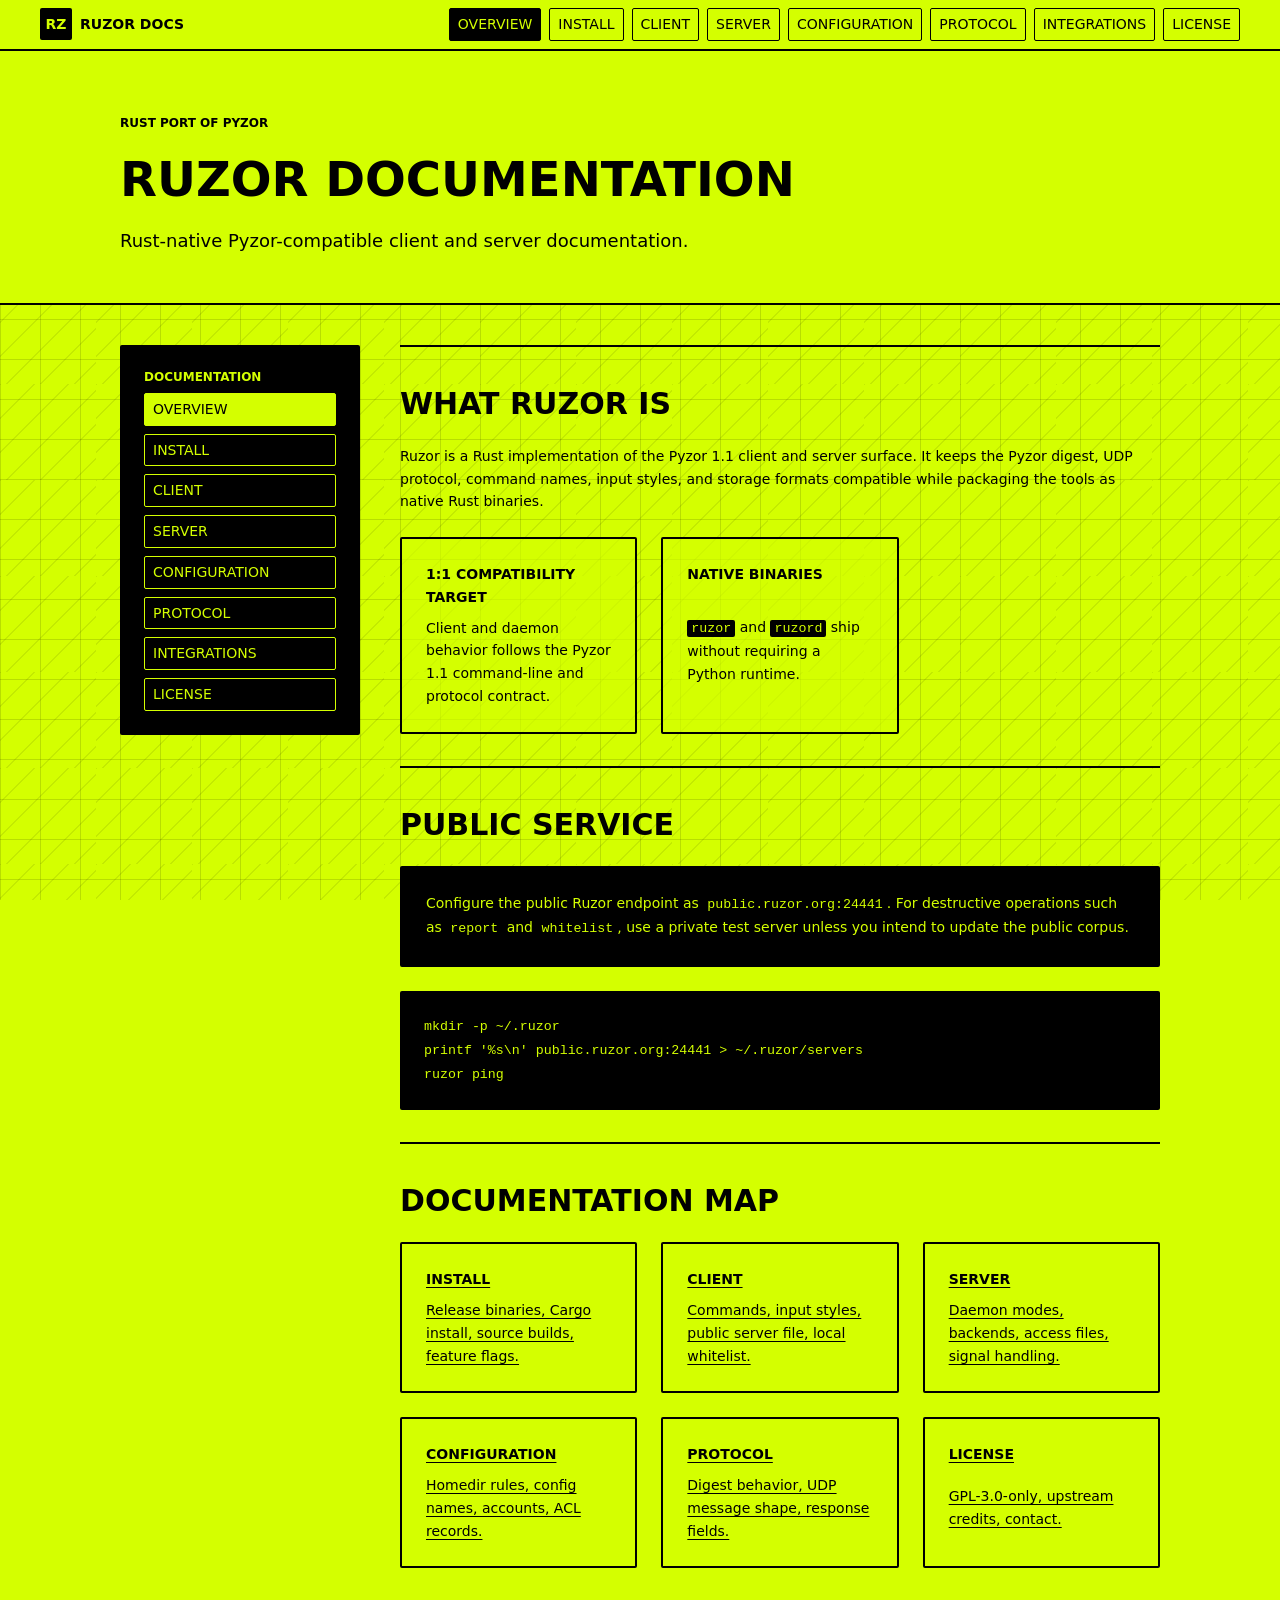
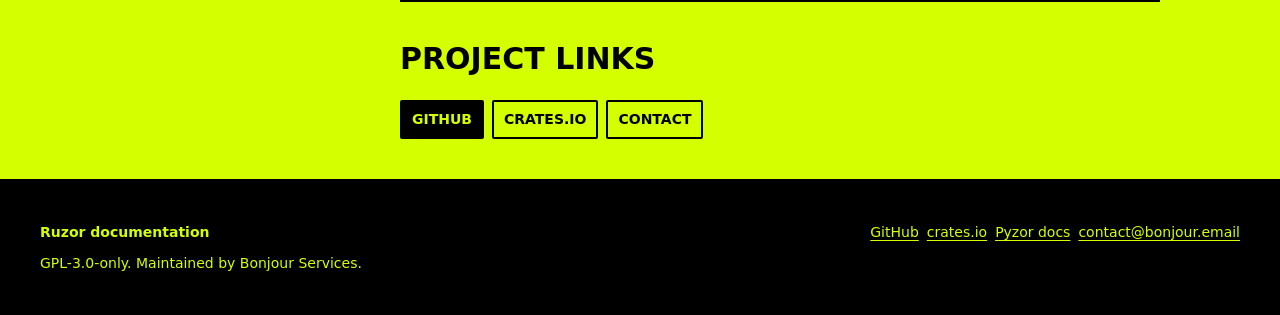
<file: documentation/index.html>
<!doctype html>
<html lang="en">
<head>
  <meta charset="utf-8">
  <meta name="viewport" content="width=device-width, initial-scale=1">
  <title>Ruzor Documentation</title>
  <meta name="description" content="Documentation for Ruzor, the Rust-native Pyzor-compatible UDP spam detection client and server.">
  <meta name="author" content="Bonjour Services">
  <meta name="keywords" content="Ruzor, Pyzor, Rust, spam detection, UDP, email filtering, GPL-3.0, public.ruzor.org, public.pyzor.org">
  <meta name="robots" content="index, follow">
  <meta name="theme-color" content="#D4FF00">
  <link rel="canonical" href="https://docs.ruzor.org/index.html">
  <meta property="og:type" content="article">
  <meta property="og:site_name" content="Ruzor Documentation">
  <meta property="og:title" content="Ruzor Documentation">
  <meta property="og:description" content="Documentation for Ruzor, the Rust-native Pyzor-compatible UDP spam detection client and server.">
  <meta property="og:url" content="https://docs.ruzor.org/index.html">
  <meta property="article:section" content="Overview">
  <meta property="article:modified_time" content="2026-05-28T00:00:00+00:00">
  <meta name="twitter:card" content="summary">
  <meta name="twitter:title" content="Ruzor Documentation">
  <meta name="twitter:description" content="Documentation for Ruzor, the Rust-native Pyzor-compatible UDP spam detection client and server.">
  <script type="application/ld+json">
{
  "@context": "https://schema.org",
  "@type": "TechArticle",
  "headline": "Ruzor Documentation",
  "description": "Documentation for Ruzor, the Rust-native Pyzor-compatible UDP spam detection client and server.",
  "url": "https://docs.ruzor.org/index.html",
  "inLanguage": "en",
  "dateModified": "2026-05-28",
  "author": {
    "@type": "Organization",
    "name": "Bonjour Services",
    "email": "contact@bonjour.email",
    "url": "https://github.com/bonjourservices/ruzor"
  },
  "publisher": {
    "@type": "Organization",
    "name": "Bonjour Services",
    "email": "contact@bonjour.email"
  },
  "isPartOf": {
    "@type": "TechArticle",
    "name": "Ruzor Documentation",
    "url": "https://docs.ruzor.org/index.html"
  },
  "about": [
    "Ruzor",
    "Pyzor-compatible spam detection",
    "Rust command-line utilities",
    "UDP email digest checking"
  ],
  "mentions": [
    {
      "@type": "SoftwareSourceCode",
      "name": "Ruzor",
      "codeRepository": "https://github.com/bonjourservices/ruzor",
      "programmingLanguage": "Rust"
    },
    {
      "@type": "SoftwareApplication",
      "name": "ruzor crate",
      "url": "https://crates.io/crates/ruzor",
      "applicationCategory": "DeveloperApplication"
    },
    {
      "@type": "CreativeWork",
      "name": "Upstream Pyzor documentation",
      "url": "https://www.pyzor.org/en/latest/"
    }
  ],
  "license": "https://www.gnu.org/licenses/gpl-3.0.en.html",
  "codeRepository": "https://github.com/bonjourservices/ruzor"
}
  </script>
  <link rel="stylesheet" href="styles.css">
</head>
<body>
  <header class="topbar">
    <a class="brand" href="index.html" aria-label="Ruzor documentation home">
      <span class="brand-mark">RZ</span>
      <span>Ruzor Docs</span>
    </a>
    <nav class="topnav" aria-label="Primary documentation navigation">
      <a class="nav-link is-active" href="index.html">Overview</a>
<a class="nav-link " href="getting-started.html">Install</a>
<a class="nav-link " href="client.html">Client</a>
<a class="nav-link " href="server.html">Server</a>
<a class="nav-link " href="configuration.html">Configuration</a>
<a class="nav-link " href="protocol.html">Protocol</a>
<a class="nav-link " href="integrations.html">Integrations</a>
<a class="nav-link " href="license.html">License</a>
    </nav>
  </header>

  <main>
    <section class="hero-band">
      <div class="hero-grid">
        <p class="eyebrow">Rust port of Pyzor</p>
        <h1>Ruzor Documentation</h1>
        <p class="hero-copy">Rust-native Pyzor-compatible client and server documentation.</p>
      </div>
    </section>

    <div class="doc-layout">
      <aside class="side-rail" aria-label="Documentation links">
        <span class="side-title">Documentation</span>
        <a class="nav-link is-active" href="index.html">Overview</a>
<a class="nav-link " href="getting-started.html">Install</a>
<a class="nav-link " href="client.html">Client</a>
<a class="nav-link " href="server.html">Server</a>
<a class="nav-link " href="configuration.html">Configuration</a>
<a class="nav-link " href="protocol.html">Protocol</a>
<a class="nav-link " href="integrations.html">Integrations</a>
<a class="nav-link " href="license.html">License</a>
      </aside>
      <article class="doc-content">
        
<section class="section">
  <h2>What Ruzor Is</h2>
  <p>Ruzor is a Rust implementation of the Pyzor 1.1 client and server surface. It keeps the Pyzor digest, UDP protocol, command names, input styles, and storage formats compatible while packaging the tools as native Rust binaries.</p>
  <div class="stat-grid">
    <div class="tile"><strong>1:1 compatibility target</strong><span>Client and daemon behavior follows the Pyzor 1.1 command-line and protocol contract.</span></div>
    <div class="tile"><strong>Native binaries</strong><span><code>ruzor</code> and <code>ruzord</code> ship without requiring a Python runtime.</span></div>
  </div>
</section>

<section class="section">
  <h2>Public Service</h2>
  <div class="callout dark">
    <p>Configure the public Ruzor endpoint as <code>public.ruzor.org:24441</code>. For destructive operations such as <code>report</code> and <code>whitelist</code>, use a private test server unless you intend to update the public corpus.</p>
  </div>
  <pre><code>mkdir -p ~/.ruzor
printf '%s\n' public.ruzor.org:24441 &gt; ~/.ruzor/servers
ruzor ping</code></pre>
</section>

<section class="section">
  <h2>Documentation Map</h2>
  <div class="link-grid">
    <a class="tile" href="getting-started.html"><strong>Install</strong><span>Release binaries, Cargo install, source builds, feature flags.</span></a>
    <a class="tile" href="client.html"><strong>Client</strong><span>Commands, input styles, public server file, local whitelist.</span></a>
    <a class="tile" href="server.html"><strong>Server</strong><span>Daemon modes, backends, access files, signal handling.</span></a>
    <a class="tile" href="configuration.html"><strong>Configuration</strong><span>Homedir rules, config names, accounts, ACL records.</span></a>
    <a class="tile" href="protocol.html"><strong>Protocol</strong><span>Digest behavior, UDP message shape, response fields.</span></a>
    <a class="tile" href="license.html"><strong>License</strong><span>GPL-3.0-only, upstream credits, contact.</span></a>
  </div>
</section>

<section class="section">
  <h2>Project Links</h2>
  <div class="button-row">
    <a class="button" href="https://github.com/bonjourservices/ruzor">GitHub</a>
    <a class="button secondary" href="https://crates.io/crates/ruzor">crates.io</a>
    <a class="button secondary" href="mailto:contact@bonjour.email">Contact</a>
  </div>
</section>

      </article>
    </div>
  </main>

  
<footer class="site-footer">
  <div>
    <strong>Ruzor documentation</strong>
    <span>GPL-3.0-only. Maintained by Bonjour Services.</span>
  </div>
  <div class="footer-links">
    <a href="https://github.com/bonjourservices/ruzor">GitHub</a>
    <a href="https://crates.io/crates/ruzor">crates.io</a>
    <a href="https://www.pyzor.org/en/latest/">Pyzor docs</a>
    <a href="mailto:contact@bonjour.email">contact@bonjour.email</a>
  </div>
</footer>

</body>
</html>
</file>
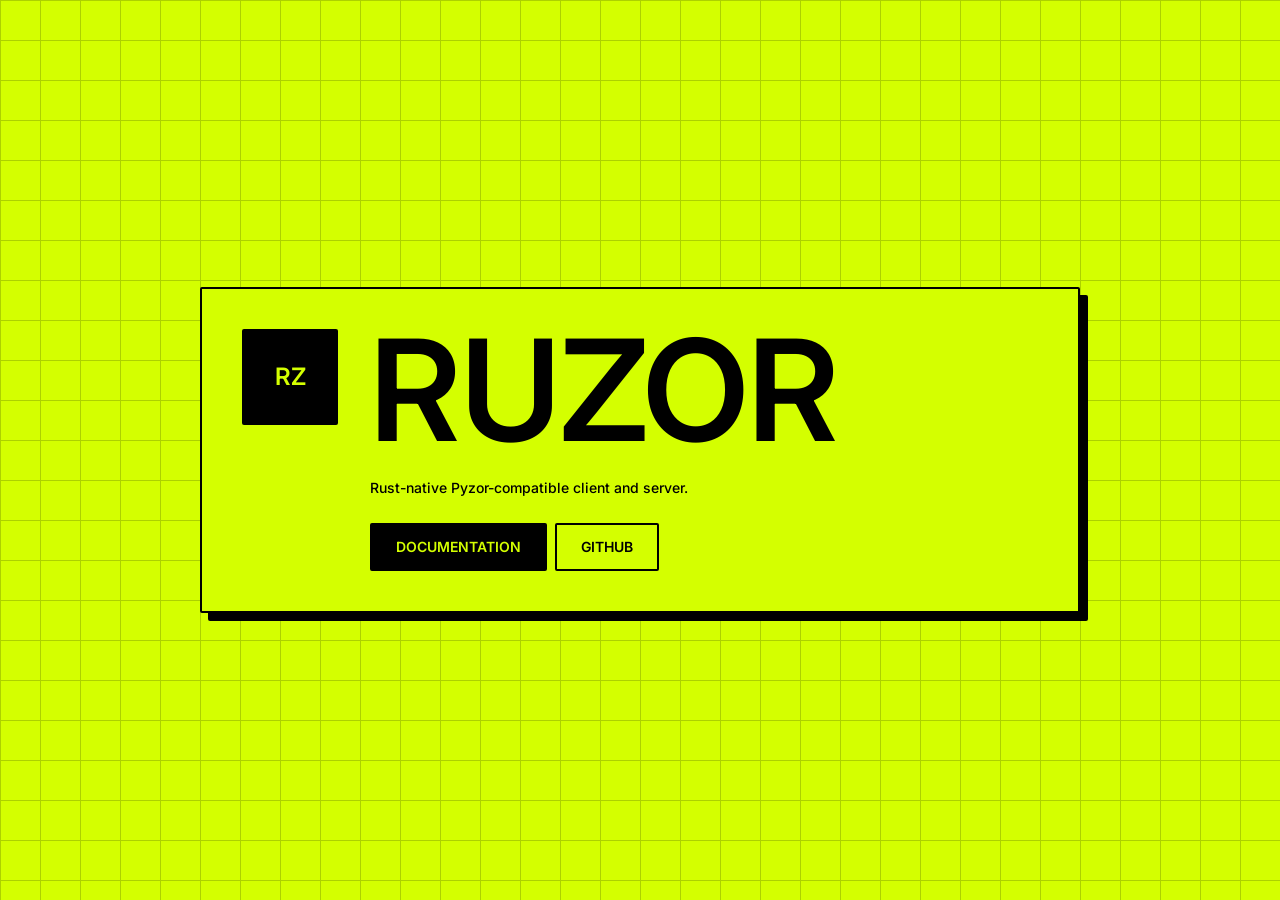
<file: site/index.html>
<!doctype html>
<html lang="en">
<head>
  <meta charset="utf-8">
  <meta name="viewport" content="width=device-width, initial-scale=1">
  <title>Ruzor</title>
  <meta name="description" content="Ruzor is a Rust-native Pyzor-compatible UDP spam detection client and server.">
  <meta name="robots" content="index, follow">
  <meta name="theme-color" content="#D4FF00">
  <link rel="canonical" href="https://ruzor.org/">
  <meta property="og:type" content="website">
  <meta property="og:title" content="Ruzor">
  <meta property="og:description" content="Rust-native Pyzor-compatible UDP spam detection client and server.">
  <meta property="og:url" content="https://ruzor.org/">
  <meta name="twitter:card" content="summary">
  <meta name="twitter:title" content="Ruzor">
  <meta name="twitter:description" content="Rust-native Pyzor-compatible UDP spam detection client and server.">
  <script type="application/ld+json">
{
  "@context": "https://schema.org",
  "@type": "SoftwareSourceCode",
  "name": "Ruzor",
  "description": "Rust-native Pyzor-compatible UDP spam detection client and server.",
  "url": "https://ruzor.org/",
  "codeRepository": "https://github.com/bonjourservices/ruzor",
  "programmingLanguage": "Rust",
  "license": "https://www.gnu.org/licenses/gpl-3.0.en.html"
}
  </script>
  <link rel="stylesheet" href="styles.css">
</head>
<body>
  <main class="shell" aria-label="Ruzor landing page">
    <section class="panel">
      <div class="mark">RZ</div>
      <h1>Ruzor</h1>
      <p>Rust-native Pyzor-compatible client and server.</p>
      <div class="actions" aria-label="Primary links">
        <a class="button" href="https://docs.ruzor.org/">Documentation</a>
        <a class="button button-secondary" href="https://github.com/bonjourservices/ruzor">GitHub</a>
      </div>
    </section>
  </main>
</body>
</html>
</file>
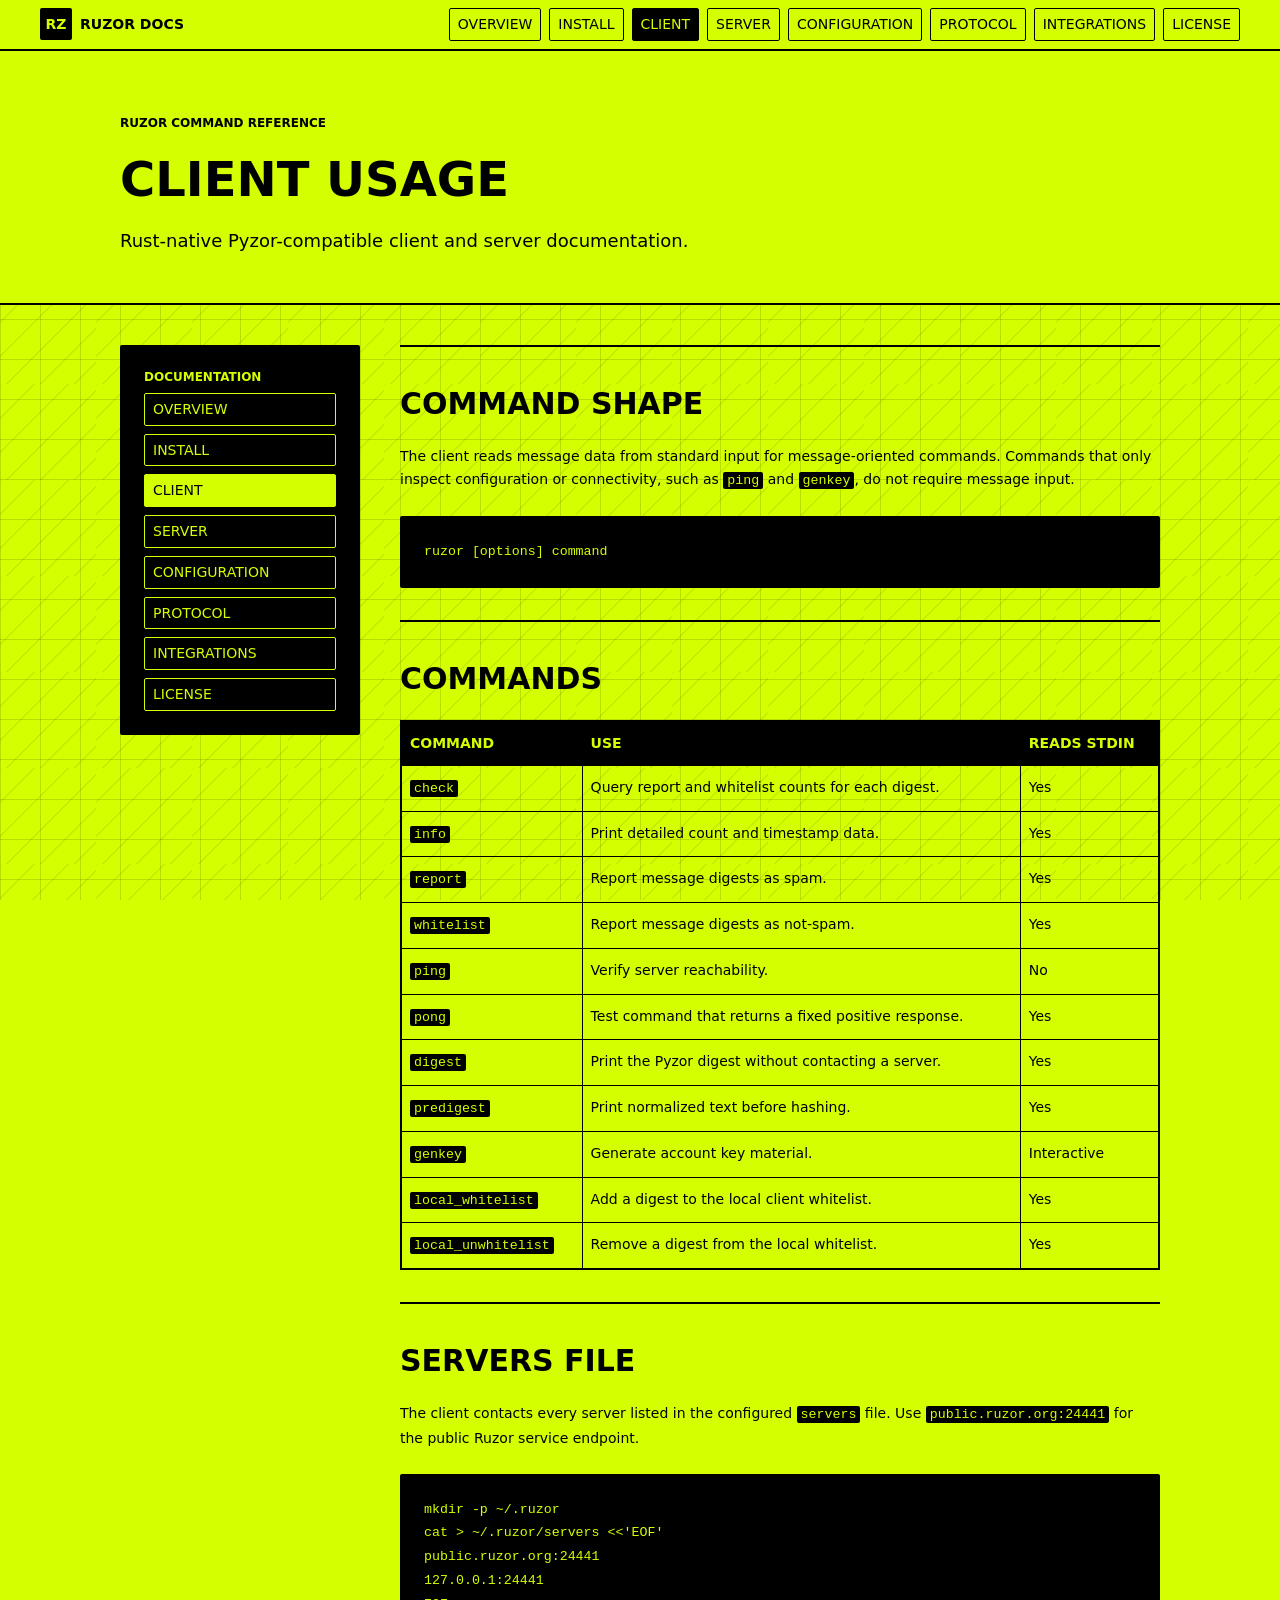
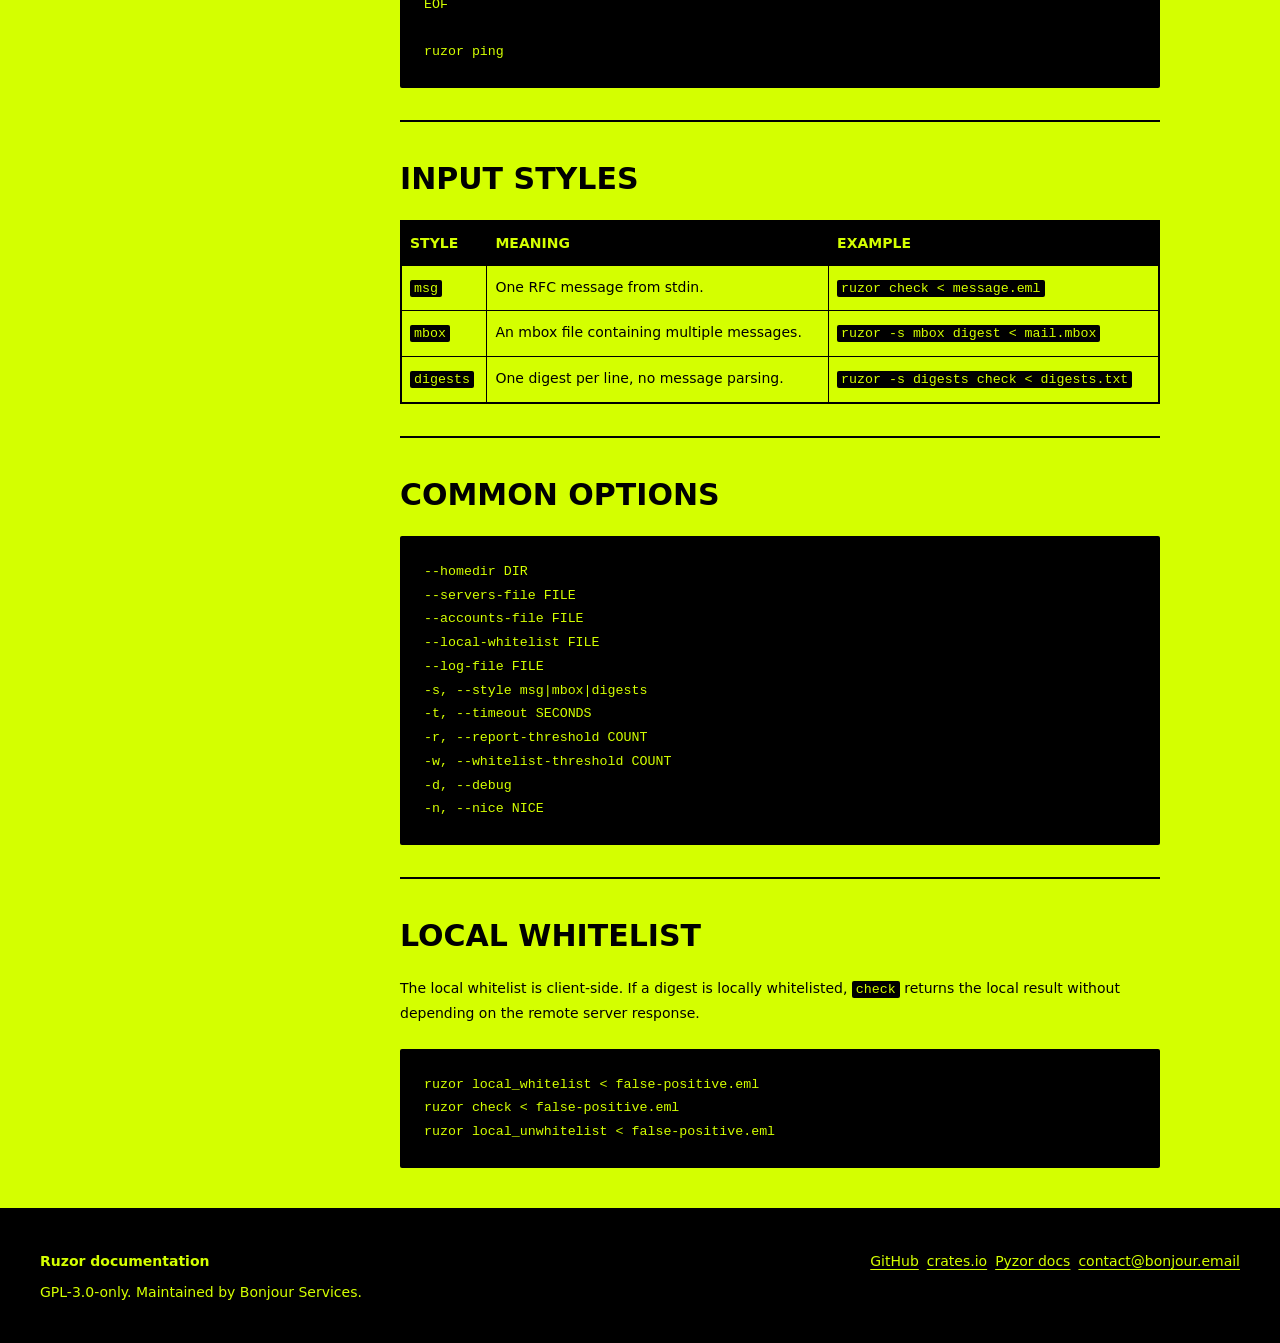
<file: documentation/client.html>
<!doctype html>
<html lang="en">
<head>
  <meta charset="utf-8">
  <meta name="viewport" content="width=device-width, initial-scale=1">
  <title>Client Usage - Ruzor Documentation</title>
  <meta name="description" content="Ruzor client command reference covering check, report, whitelist, ping, digest, predigest, input styles, and public.ruzor.org.">
  <meta name="author" content="Bonjour Services">
  <meta name="keywords" content="Ruzor, Pyzor, Rust, spam detection, UDP, email filtering, GPL-3.0, public.ruzor.org, public.pyzor.org">
  <meta name="robots" content="index, follow">
  <meta name="theme-color" content="#D4FF00">
  <link rel="canonical" href="https://docs.ruzor.org/client.html">
  <meta property="og:type" content="article">
  <meta property="og:site_name" content="Ruzor Documentation">
  <meta property="og:title" content="Client Usage - Ruzor Documentation">
  <meta property="og:description" content="Ruzor client command reference covering check, report, whitelist, ping, digest, predigest, input styles, and public.ruzor.org.">
  <meta property="og:url" content="https://docs.ruzor.org/client.html">
  <meta property="article:section" content="Client">
  <meta property="article:modified_time" content="2026-05-28T00:00:00+00:00">
  <meta name="twitter:card" content="summary">
  <meta name="twitter:title" content="Client Usage - Ruzor Documentation">
  <meta name="twitter:description" content="Ruzor client command reference covering check, report, whitelist, ping, digest, predigest, input styles, and public.ruzor.org.">
  <script type="application/ld+json">
{
  "@context": "https://schema.org",
  "@type": "TechArticle",
  "headline": "Client Usage - Ruzor Documentation",
  "description": "Ruzor client command reference covering check, report, whitelist, ping, digest, predigest, input styles, and public.ruzor.org.",
  "url": "https://docs.ruzor.org/client.html",
  "inLanguage": "en",
  "dateModified": "2026-05-28",
  "author": {
    "@type": "Organization",
    "name": "Bonjour Services",
    "email": "contact@bonjour.email",
    "url": "https://github.com/bonjourservices/ruzor"
  },
  "publisher": {
    "@type": "Organization",
    "name": "Bonjour Services",
    "email": "contact@bonjour.email"
  },
  "isPartOf": {
    "@type": "TechArticle",
    "name": "Ruzor Documentation",
    "url": "https://docs.ruzor.org/index.html"
  },
  "about": [
    "Ruzor",
    "Pyzor-compatible spam detection",
    "Rust command-line utilities",
    "UDP email digest checking"
  ],
  "mentions": [
    {
      "@type": "SoftwareSourceCode",
      "name": "Ruzor",
      "codeRepository": "https://github.com/bonjourservices/ruzor",
      "programmingLanguage": "Rust"
    },
    {
      "@type": "SoftwareApplication",
      "name": "ruzor crate",
      "url": "https://crates.io/crates/ruzor",
      "applicationCategory": "DeveloperApplication"
    },
    {
      "@type": "CreativeWork",
      "name": "Upstream Pyzor documentation",
      "url": "https://www.pyzor.org/en/latest/"
    }
  ],
  "license": "https://www.gnu.org/licenses/gpl-3.0.en.html",
  "codeRepository": "https://github.com/bonjourservices/ruzor"
}
  </script>
  <link rel="stylesheet" href="styles.css">
</head>
<body>
  <header class="topbar">
    <a class="brand" href="index.html" aria-label="Ruzor documentation home">
      <span class="brand-mark">RZ</span>
      <span>Ruzor Docs</span>
    </a>
    <nav class="topnav" aria-label="Primary documentation navigation">
      <a class="nav-link " href="index.html">Overview</a>
<a class="nav-link " href="getting-started.html">Install</a>
<a class="nav-link is-active" href="client.html">Client</a>
<a class="nav-link " href="server.html">Server</a>
<a class="nav-link " href="configuration.html">Configuration</a>
<a class="nav-link " href="protocol.html">Protocol</a>
<a class="nav-link " href="integrations.html">Integrations</a>
<a class="nav-link " href="license.html">License</a>
    </nav>
  </header>

  <main>
    <section class="hero-band">
      <div class="hero-grid">
        <p class="eyebrow">ruzor command reference</p>
        <h1>Client Usage</h1>
        <p class="hero-copy">Rust-native Pyzor-compatible client and server documentation.</p>
      </div>
    </section>

    <div class="doc-layout">
      <aside class="side-rail" aria-label="Documentation links">
        <span class="side-title">Documentation</span>
        <a class="nav-link " href="index.html">Overview</a>
<a class="nav-link " href="getting-started.html">Install</a>
<a class="nav-link is-active" href="client.html">Client</a>
<a class="nav-link " href="server.html">Server</a>
<a class="nav-link " href="configuration.html">Configuration</a>
<a class="nav-link " href="protocol.html">Protocol</a>
<a class="nav-link " href="integrations.html">Integrations</a>
<a class="nav-link " href="license.html">License</a>
      </aside>
      <article class="doc-content">
        
<section class="section">
  <h2>Command Shape</h2>
  <p>The client reads message data from standard input for message-oriented commands. Commands that only inspect configuration or connectivity, such as <code>ping</code> and <code>genkey</code>, do not require message input.</p>
  <pre><code>ruzor [options] command</code></pre>
</section>

<section class="section">
  <h2>Commands</h2>
  <table>
    <thead><tr><th>Command</th><th>Use</th><th>Reads stdin</th></tr></thead>
    <tbody>
      <tr><td><code>check</code></td><td>Query report and whitelist counts for each digest.</td><td>Yes</td></tr>
      <tr><td><code>info</code></td><td>Print detailed count and timestamp data.</td><td>Yes</td></tr>
      <tr><td><code>report</code></td><td>Report message digests as spam.</td><td>Yes</td></tr>
      <tr><td><code>whitelist</code></td><td>Report message digests as not-spam.</td><td>Yes</td></tr>
      <tr><td><code>ping</code></td><td>Verify server reachability.</td><td>No</td></tr>
      <tr><td><code>pong</code></td><td>Test command that returns a fixed positive response.</td><td>Yes</td></tr>
      <tr><td><code>digest</code></td><td>Print the Pyzor digest without contacting a server.</td><td>Yes</td></tr>
      <tr><td><code>predigest</code></td><td>Print normalized text before hashing.</td><td>Yes</td></tr>
      <tr><td><code>genkey</code></td><td>Generate account key material.</td><td>Interactive</td></tr>
      <tr><td><code>local_whitelist</code></td><td>Add a digest to the local client whitelist.</td><td>Yes</td></tr>
      <tr><td><code>local_unwhitelist</code></td><td>Remove a digest from the local whitelist.</td><td>Yes</td></tr>
    </tbody>
  </table>
</section>

<section class="section">
  <h2>Servers File</h2>
  <p>The client contacts every server listed in the configured <code>servers</code> file. Use <code>public.ruzor.org:24441</code> for the public Ruzor service endpoint.</p>
  <pre><code>mkdir -p ~/.ruzor
cat &gt; ~/.ruzor/servers &lt;&lt;'EOF'
public.ruzor.org:24441
127.0.0.1:24441
EOF

ruzor ping</code></pre>
</section>

<section class="section">
  <h2>Input Styles</h2>
  <table>
    <thead><tr><th>Style</th><th>Meaning</th><th>Example</th></tr></thead>
    <tbody>
      <tr><td><code>msg</code></td><td>One RFC message from stdin.</td><td><code>ruzor check &lt; message.eml</code></td></tr>
      <tr><td><code>mbox</code></td><td>An mbox file containing multiple messages.</td><td><code>ruzor -s mbox digest &lt; mail.mbox</code></td></tr>
      <tr><td><code>digests</code></td><td>One digest per line, no message parsing.</td><td><code>ruzor -s digests check &lt; digests.txt</code></td></tr>
    </tbody>
  </table>
</section>

<section class="section">
  <h2>Common Options</h2>
  <pre><code>--homedir DIR
--servers-file FILE
--accounts-file FILE
--local-whitelist FILE
--log-file FILE
-s, --style msg|mbox|digests
-t, --timeout SECONDS
-r, --report-threshold COUNT
-w, --whitelist-threshold COUNT
-d, --debug
-n, --nice NICE</code></pre>
</section>

<section class="section">
  <h2>Local Whitelist</h2>
  <p>The local whitelist is client-side. If a digest is locally whitelisted, <code>check</code> returns the local result without depending on the remote server response.</p>
  <pre><code>ruzor local_whitelist &lt; false-positive.eml
ruzor check &lt; false-positive.eml
ruzor local_unwhitelist &lt; false-positive.eml</code></pre>
</section>

      </article>
    </div>
  </main>

  
<footer class="site-footer">
  <div>
    <strong>Ruzor documentation</strong>
    <span>GPL-3.0-only. Maintained by Bonjour Services.</span>
  </div>
  <div class="footer-links">
    <a href="https://github.com/bonjourservices/ruzor">GitHub</a>
    <a href="https://crates.io/crates/ruzor">crates.io</a>
    <a href="https://www.pyzor.org/en/latest/">Pyzor docs</a>
    <a href="mailto:contact@bonjour.email">contact@bonjour.email</a>
  </div>
</footer>

</body>
</html>
</file>
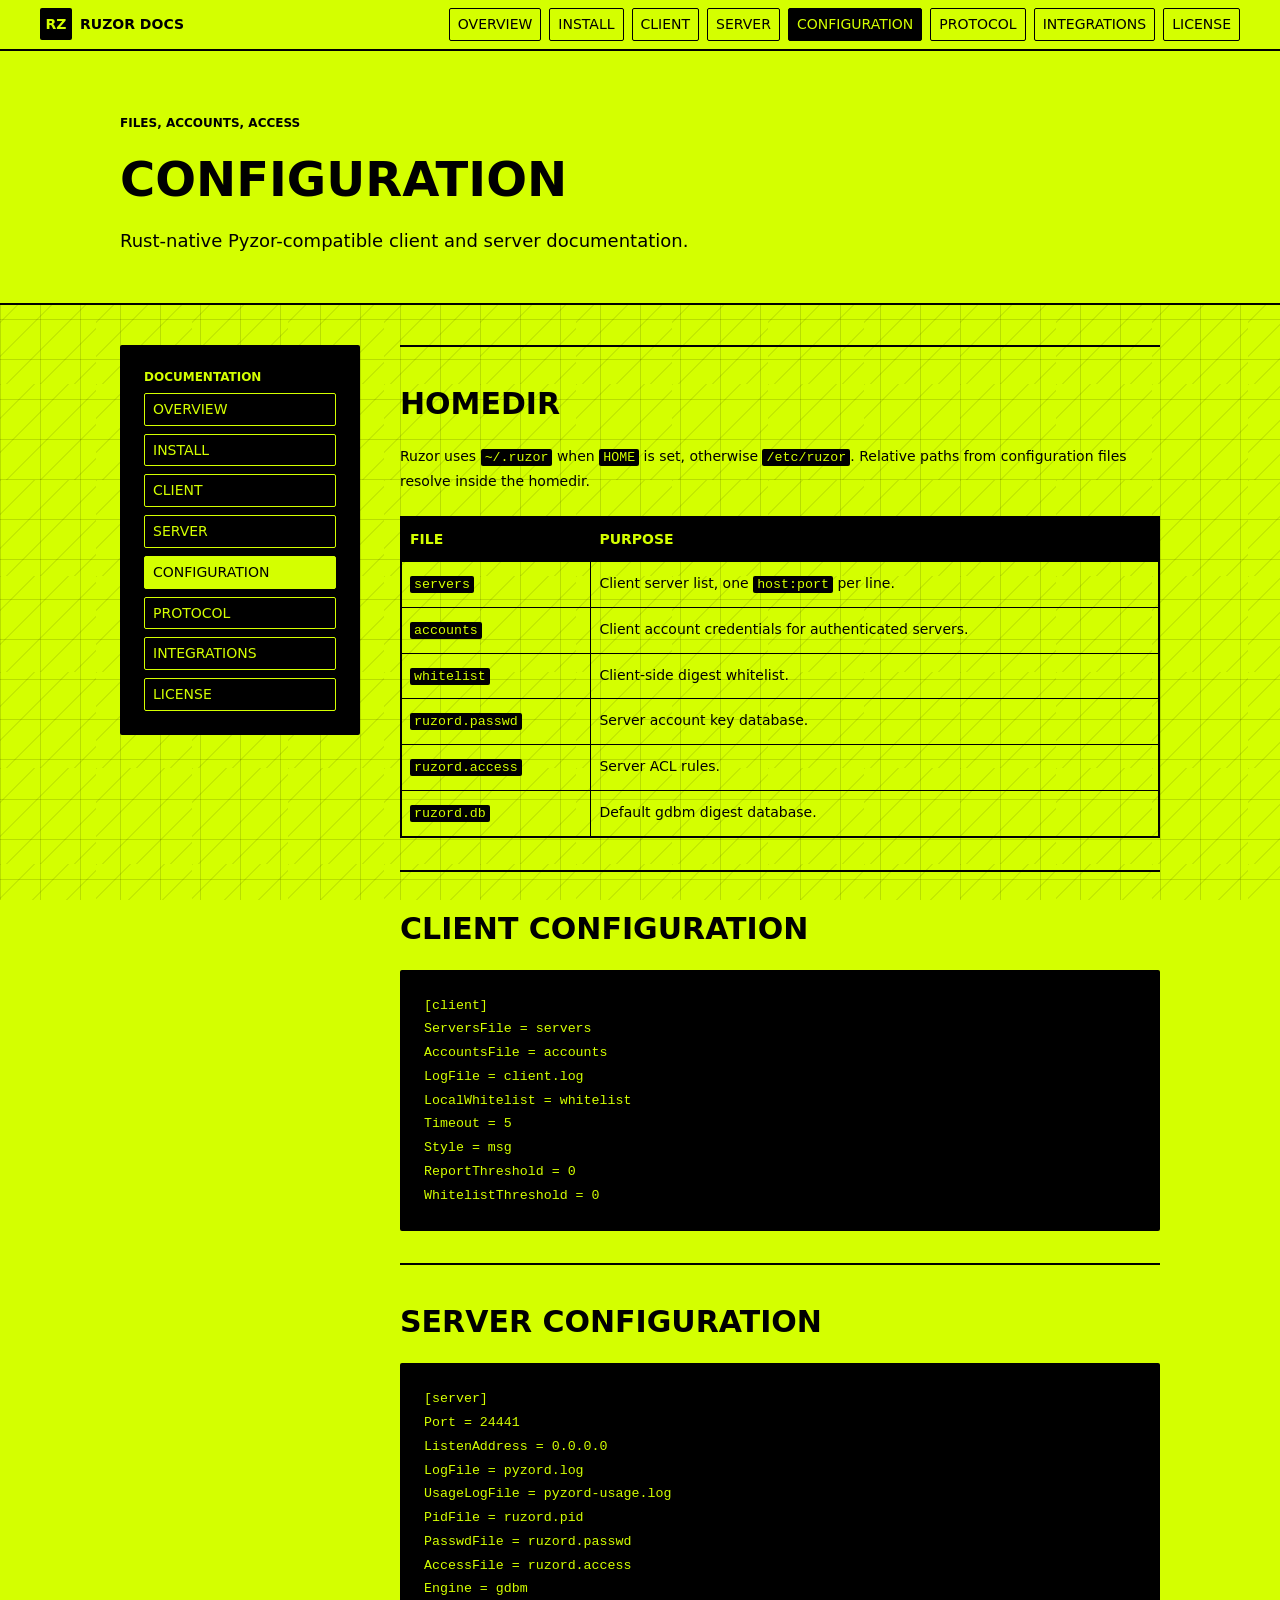
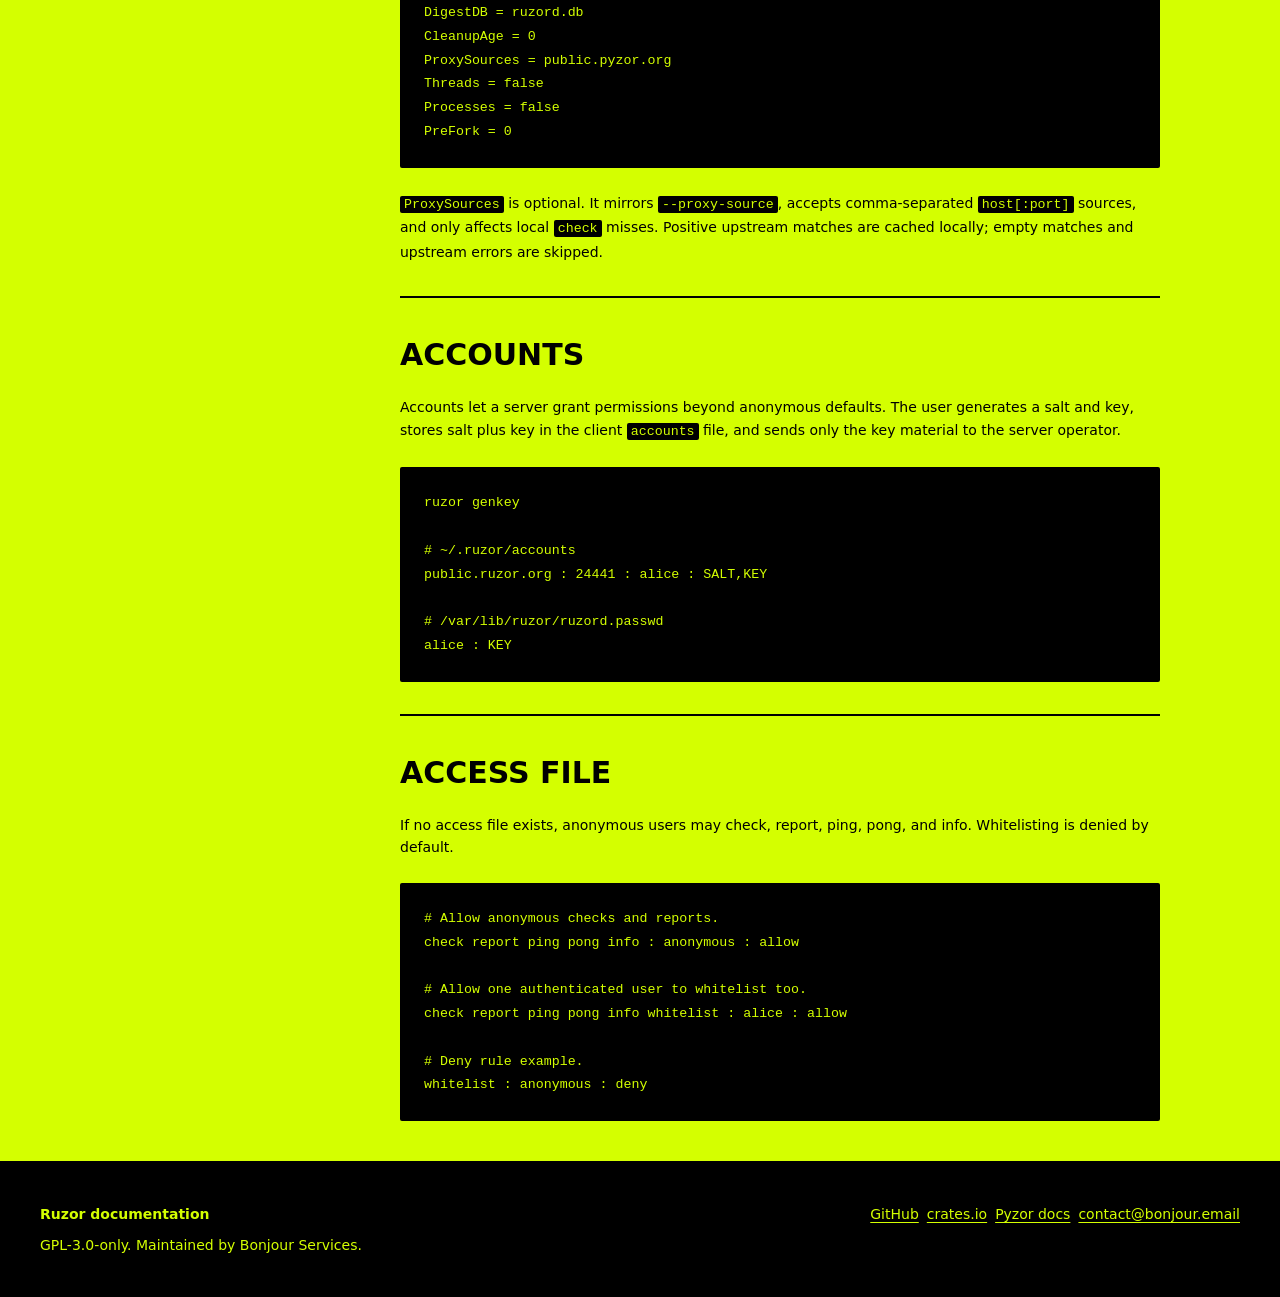
<file: documentation/configuration.html>
<!doctype html>
<html lang="en">
<head>
  <meta charset="utf-8">
  <meta name="viewport" content="width=device-width, initial-scale=1">
  <title>Configuration - Ruzor Documentation</title>
  <meta name="description" content="Ruzor configuration file reference for homedir layout, servers, accounts, local whitelist, password files, and access control rules.">
  <meta name="author" content="Bonjour Services">
  <meta name="keywords" content="Ruzor, Pyzor, Rust, spam detection, UDP, email filtering, GPL-3.0, public.ruzor.org, public.pyzor.org">
  <meta name="robots" content="index, follow">
  <meta name="theme-color" content="#D4FF00">
  <link rel="canonical" href="https://docs.ruzor.org/configuration.html">
  <meta property="og:type" content="article">
  <meta property="og:site_name" content="Ruzor Documentation">
  <meta property="og:title" content="Configuration - Ruzor Documentation">
  <meta property="og:description" content="Ruzor configuration file reference for homedir layout, servers, accounts, local whitelist, password files, and access control rules.">
  <meta property="og:url" content="https://docs.ruzor.org/configuration.html">
  <meta property="article:section" content="Configuration">
  <meta property="article:modified_time" content="2026-05-28T00:00:00+00:00">
  <meta name="twitter:card" content="summary">
  <meta name="twitter:title" content="Configuration - Ruzor Documentation">
  <meta name="twitter:description" content="Ruzor configuration file reference for homedir layout, servers, accounts, local whitelist, password files, and access control rules.">
  <script type="application/ld+json">
{
  "@context": "https://schema.org",
  "@type": "TechArticle",
  "headline": "Configuration - Ruzor Documentation",
  "description": "Ruzor configuration file reference for homedir layout, servers, accounts, local whitelist, password files, and access control rules.",
  "url": "https://docs.ruzor.org/configuration.html",
  "inLanguage": "en",
  "dateModified": "2026-05-28",
  "author": {
    "@type": "Organization",
    "name": "Bonjour Services",
    "email": "contact@bonjour.email",
    "url": "https://github.com/bonjourservices/ruzor"
  },
  "publisher": {
    "@type": "Organization",
    "name": "Bonjour Services",
    "email": "contact@bonjour.email"
  },
  "isPartOf": {
    "@type": "TechArticle",
    "name": "Ruzor Documentation",
    "url": "https://docs.ruzor.org/index.html"
  },
  "about": [
    "Ruzor",
    "Pyzor-compatible spam detection",
    "Rust command-line utilities",
    "UDP email digest checking"
  ],
  "mentions": [
    {
      "@type": "SoftwareSourceCode",
      "name": "Ruzor",
      "codeRepository": "https://github.com/bonjourservices/ruzor",
      "programmingLanguage": "Rust"
    },
    {
      "@type": "SoftwareApplication",
      "name": "ruzor crate",
      "url": "https://crates.io/crates/ruzor",
      "applicationCategory": "DeveloperApplication"
    },
    {
      "@type": "CreativeWork",
      "name": "Upstream Pyzor documentation",
      "url": "https://www.pyzor.org/en/latest/"
    }
  ],
  "license": "https://www.gnu.org/licenses/gpl-3.0.en.html",
  "codeRepository": "https://github.com/bonjourservices/ruzor"
}
  </script>
  <link rel="stylesheet" href="styles.css">
</head>
<body>
  <header class="topbar">
    <a class="brand" href="index.html" aria-label="Ruzor documentation home">
      <span class="brand-mark">RZ</span>
      <span>Ruzor Docs</span>
    </a>
    <nav class="topnav" aria-label="Primary documentation navigation">
      <a class="nav-link " href="index.html">Overview</a>
<a class="nav-link " href="getting-started.html">Install</a>
<a class="nav-link " href="client.html">Client</a>
<a class="nav-link " href="server.html">Server</a>
<a class="nav-link is-active" href="configuration.html">Configuration</a>
<a class="nav-link " href="protocol.html">Protocol</a>
<a class="nav-link " href="integrations.html">Integrations</a>
<a class="nav-link " href="license.html">License</a>
    </nav>
  </header>

  <main>
    <section class="hero-band">
      <div class="hero-grid">
        <p class="eyebrow">Files, accounts, access</p>
        <h1>Configuration</h1>
        <p class="hero-copy">Rust-native Pyzor-compatible client and server documentation.</p>
      </div>
    </section>

    <div class="doc-layout">
      <aside class="side-rail" aria-label="Documentation links">
        <span class="side-title">Documentation</span>
        <a class="nav-link " href="index.html">Overview</a>
<a class="nav-link " href="getting-started.html">Install</a>
<a class="nav-link " href="client.html">Client</a>
<a class="nav-link " href="server.html">Server</a>
<a class="nav-link is-active" href="configuration.html">Configuration</a>
<a class="nav-link " href="protocol.html">Protocol</a>
<a class="nav-link " href="integrations.html">Integrations</a>
<a class="nav-link " href="license.html">License</a>
      </aside>
      <article class="doc-content">
        
<section class="section">
  <h2>Homedir</h2>
  <p>Ruzor uses <code>~/.ruzor</code> when <code>HOME</code> is set, otherwise <code>/etc/ruzor</code>. Relative paths from configuration files resolve inside the homedir.</p>
  <table>
    <thead><tr><th>File</th><th>Purpose</th></tr></thead>
    <tbody>
      <tr><td><code>servers</code></td><td>Client server list, one <code>host:port</code> per line.</td></tr>
      <tr><td><code>accounts</code></td><td>Client account credentials for authenticated servers.</td></tr>
      <tr><td><code>whitelist</code></td><td>Client-side digest whitelist.</td></tr>
      <tr><td><code>ruzord.passwd</code></td><td>Server account key database.</td></tr>
      <tr><td><code>ruzord.access</code></td><td>Server ACL rules.</td></tr>
      <tr><td><code>ruzord.db</code></td><td>Default gdbm digest database.</td></tr>
    </tbody>
  </table>
</section>

<section class="section">
  <h2>Client Configuration</h2>
  <pre><code>[client]
ServersFile = servers
AccountsFile = accounts
LogFile = client.log
LocalWhitelist = whitelist
Timeout = 5
Style = msg
ReportThreshold = 0
WhitelistThreshold = 0</code></pre>
</section>

<section class="section">
  <h2>Server Configuration</h2>
  <pre><code>[server]
Port = 24441
ListenAddress = 0.0.0.0
LogFile = pyzord.log
UsageLogFile = pyzord-usage.log
PidFile = ruzord.pid
PasswdFile = ruzord.passwd
AccessFile = ruzord.access
Engine = gdbm
DigestDB = ruzord.db
CleanupAge = 0
ProxySources = public.pyzor.org
Threads = false
Processes = false
PreFork = 0</code></pre>
  <p><code>ProxySources</code> is optional. It mirrors <code>--proxy-source</code>, accepts comma-separated <code>host[:port]</code> sources, and only affects local <code>check</code> misses. Positive upstream matches are cached locally; empty matches and upstream errors are skipped.</p>
</section>

<section class="section">
  <h2>Accounts</h2>
  <p>Accounts let a server grant permissions beyond anonymous defaults. The user generates a salt and key, stores salt plus key in the client <code>accounts</code> file, and sends only the key material to the server operator.</p>
  <pre><code>ruzor genkey

# ~/.ruzor/accounts
public.ruzor.org : 24441 : alice : SALT,KEY

# /var/lib/ruzor/ruzord.passwd
alice : KEY</code></pre>
</section>

<section class="section">
  <h2>Access File</h2>
  <p>If no access file exists, anonymous users may check, report, ping, pong, and info. Whitelisting is denied by default.</p>
  <pre><code># Allow anonymous checks and reports.
check report ping pong info : anonymous : allow

# Allow one authenticated user to whitelist too.
check report ping pong info whitelist : alice : allow

# Deny rule example.
whitelist : anonymous : deny</code></pre>
</section>

      </article>
    </div>
  </main>

  
<footer class="site-footer">
  <div>
    <strong>Ruzor documentation</strong>
    <span>GPL-3.0-only. Maintained by Bonjour Services.</span>
  </div>
  <div class="footer-links">
    <a href="https://github.com/bonjourservices/ruzor">GitHub</a>
    <a href="https://crates.io/crates/ruzor">crates.io</a>
    <a href="https://www.pyzor.org/en/latest/">Pyzor docs</a>
    <a href="mailto:contact@bonjour.email">contact@bonjour.email</a>
  </div>
</footer>

</body>
</html>
</file>
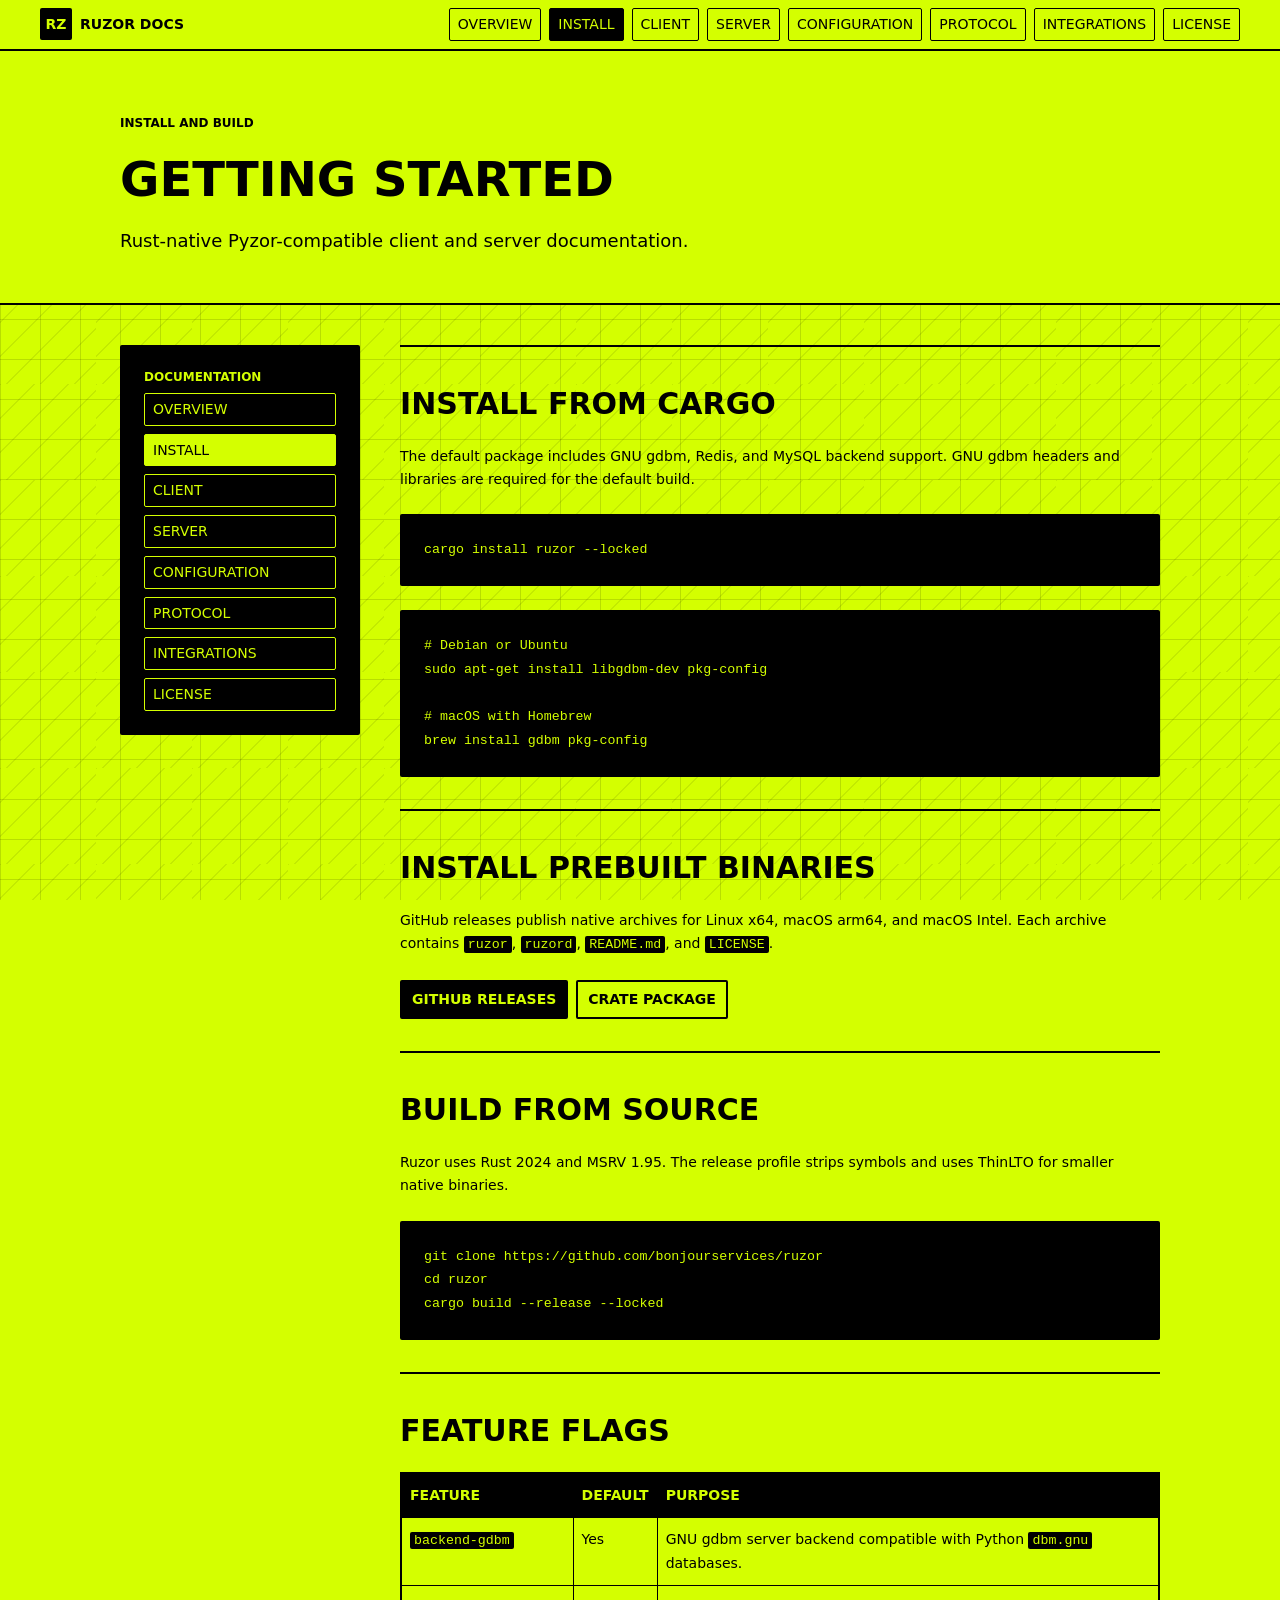
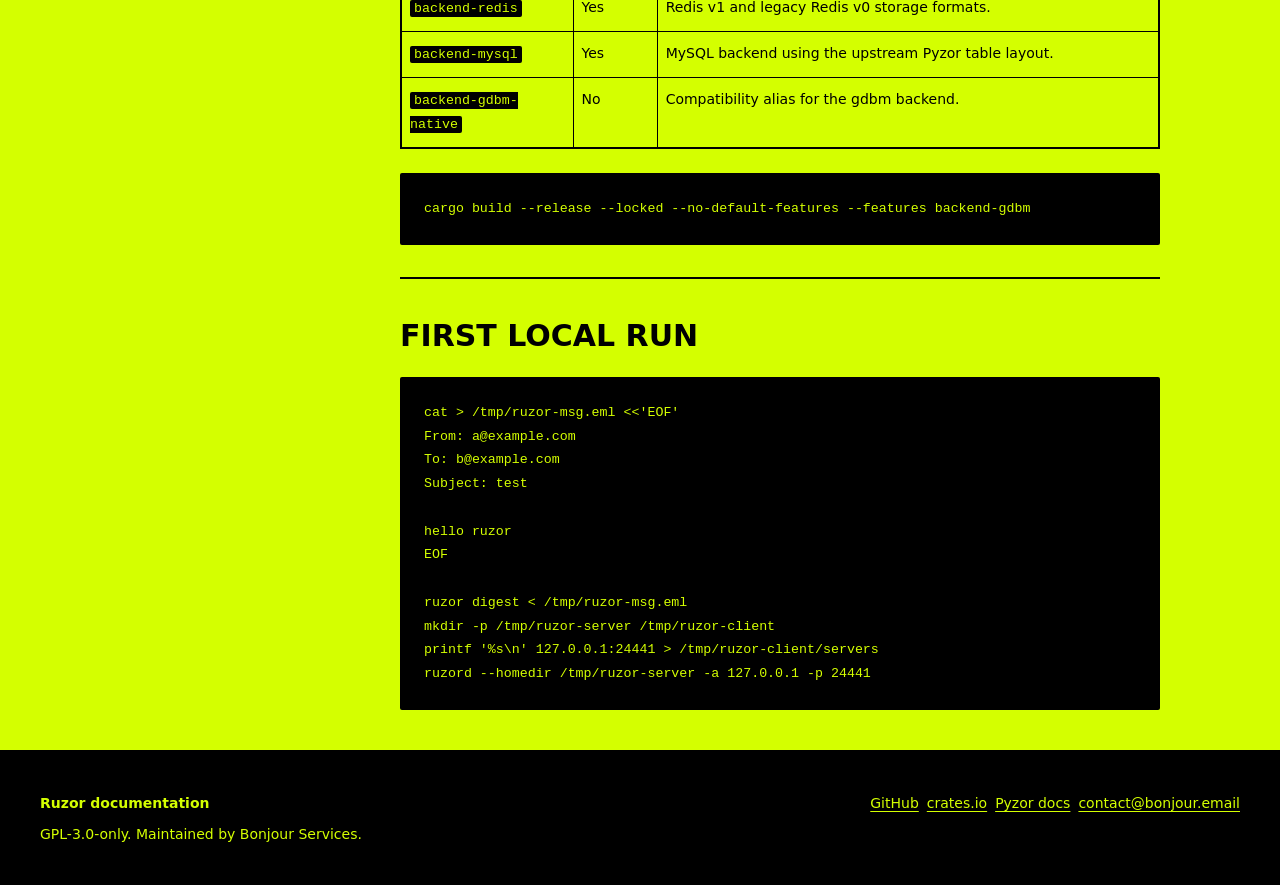
<file: documentation/getting-started.html>
<!doctype html>
<html lang="en">
<head>
  <meta charset="utf-8">
  <meta name="viewport" content="width=device-width, initial-scale=1">
  <title>Getting Started - Ruzor Documentation</title>
  <meta name="description" content="Install Ruzor from Cargo or GitHub releases, build from source, and run the first local Pyzor-compatible server.">
  <meta name="author" content="Bonjour Services">
  <meta name="keywords" content="Ruzor, Pyzor, Rust, spam detection, UDP, email filtering, GPL-3.0, public.ruzor.org, public.pyzor.org">
  <meta name="robots" content="index, follow">
  <meta name="theme-color" content="#D4FF00">
  <link rel="canonical" href="https://docs.ruzor.org/getting-started.html">
  <meta property="og:type" content="article">
  <meta property="og:site_name" content="Ruzor Documentation">
  <meta property="og:title" content="Getting Started - Ruzor Documentation">
  <meta property="og:description" content="Install Ruzor from Cargo or GitHub releases, build from source, and run the first local Pyzor-compatible server.">
  <meta property="og:url" content="https://docs.ruzor.org/getting-started.html">
  <meta property="article:section" content="Install">
  <meta property="article:modified_time" content="2026-05-28T00:00:00+00:00">
  <meta name="twitter:card" content="summary">
  <meta name="twitter:title" content="Getting Started - Ruzor Documentation">
  <meta name="twitter:description" content="Install Ruzor from Cargo or GitHub releases, build from source, and run the first local Pyzor-compatible server.">
  <script type="application/ld+json">
{
  "@context": "https://schema.org",
  "@type": "TechArticle",
  "headline": "Getting Started - Ruzor Documentation",
  "description": "Install Ruzor from Cargo or GitHub releases, build from source, and run the first local Pyzor-compatible server.",
  "url": "https://docs.ruzor.org/getting-started.html",
  "inLanguage": "en",
  "dateModified": "2026-05-28",
  "author": {
    "@type": "Organization",
    "name": "Bonjour Services",
    "email": "contact@bonjour.email",
    "url": "https://github.com/bonjourservices/ruzor"
  },
  "publisher": {
    "@type": "Organization",
    "name": "Bonjour Services",
    "email": "contact@bonjour.email"
  },
  "isPartOf": {
    "@type": "TechArticle",
    "name": "Ruzor Documentation",
    "url": "https://docs.ruzor.org/index.html"
  },
  "about": [
    "Ruzor",
    "Pyzor-compatible spam detection",
    "Rust command-line utilities",
    "UDP email digest checking"
  ],
  "mentions": [
    {
      "@type": "SoftwareSourceCode",
      "name": "Ruzor",
      "codeRepository": "https://github.com/bonjourservices/ruzor",
      "programmingLanguage": "Rust"
    },
    {
      "@type": "SoftwareApplication",
      "name": "ruzor crate",
      "url": "https://crates.io/crates/ruzor",
      "applicationCategory": "DeveloperApplication"
    },
    {
      "@type": "CreativeWork",
      "name": "Upstream Pyzor documentation",
      "url": "https://www.pyzor.org/en/latest/"
    }
  ],
  "license": "https://www.gnu.org/licenses/gpl-3.0.en.html",
  "codeRepository": "https://github.com/bonjourservices/ruzor"
}
  </script>
  <link rel="stylesheet" href="styles.css">
</head>
<body>
  <header class="topbar">
    <a class="brand" href="index.html" aria-label="Ruzor documentation home">
      <span class="brand-mark">RZ</span>
      <span>Ruzor Docs</span>
    </a>
    <nav class="topnav" aria-label="Primary documentation navigation">
      <a class="nav-link " href="index.html">Overview</a>
<a class="nav-link is-active" href="getting-started.html">Install</a>
<a class="nav-link " href="client.html">Client</a>
<a class="nav-link " href="server.html">Server</a>
<a class="nav-link " href="configuration.html">Configuration</a>
<a class="nav-link " href="protocol.html">Protocol</a>
<a class="nav-link " href="integrations.html">Integrations</a>
<a class="nav-link " href="license.html">License</a>
    </nav>
  </header>

  <main>
    <section class="hero-band">
      <div class="hero-grid">
        <p class="eyebrow">Install and build</p>
        <h1>Getting Started</h1>
        <p class="hero-copy">Rust-native Pyzor-compatible client and server documentation.</p>
      </div>
    </section>

    <div class="doc-layout">
      <aside class="side-rail" aria-label="Documentation links">
        <span class="side-title">Documentation</span>
        <a class="nav-link " href="index.html">Overview</a>
<a class="nav-link is-active" href="getting-started.html">Install</a>
<a class="nav-link " href="client.html">Client</a>
<a class="nav-link " href="server.html">Server</a>
<a class="nav-link " href="configuration.html">Configuration</a>
<a class="nav-link " href="protocol.html">Protocol</a>
<a class="nav-link " href="integrations.html">Integrations</a>
<a class="nav-link " href="license.html">License</a>
      </aside>
      <article class="doc-content">
        
<section class="section">
  <h2>Install From Cargo</h2>
  <p>The default package includes GNU gdbm, Redis, and MySQL backend support. GNU gdbm headers and libraries are required for the default build.</p>
  <pre><code>cargo install ruzor --locked</code></pre>
  <pre><code># Debian or Ubuntu
sudo apt-get install libgdbm-dev pkg-config

# macOS with Homebrew
brew install gdbm pkg-config</code></pre>
</section>

<section class="section">
  <h2>Install Prebuilt Binaries</h2>
  <p>GitHub releases publish native archives for Linux x64, macOS arm64, and macOS Intel. Each archive contains <code>ruzor</code>, <code>ruzord</code>, <code>README.md</code>, and <code>LICENSE</code>.</p>
  <div class="button-row">
    <a class="button" href="https://github.com/bonjourservices/ruzor/releases">GitHub releases</a>
    <a class="button secondary" href="https://crates.io/crates/ruzor">Crate package</a>
  </div>
</section>

<section class="section">
  <h2>Build From Source</h2>
  <p>Ruzor uses Rust 2024 and MSRV 1.95. The release profile strips symbols and uses ThinLTO for smaller native binaries.</p>
  <pre><code>git clone https://github.com/bonjourservices/ruzor
cd ruzor
cargo build --release --locked</code></pre>
</section>

<section class="section">
  <h2>Feature Flags</h2>
  <table>
    <thead><tr><th>Feature</th><th>Default</th><th>Purpose</th></tr></thead>
    <tbody>
      <tr><td><code>backend-gdbm</code></td><td>Yes</td><td>GNU gdbm server backend compatible with Python <code>dbm.gnu</code> databases.</td></tr>
      <tr><td><code>backend-redis</code></td><td>Yes</td><td>Redis v1 and legacy Redis v0 storage formats.</td></tr>
      <tr><td><code>backend-mysql</code></td><td>Yes</td><td>MySQL backend using the upstream Pyzor table layout.</td></tr>
      <tr><td><code>backend-gdbm-native</code></td><td>No</td><td>Compatibility alias for the gdbm backend.</td></tr>
    </tbody>
  </table>
  <pre><code>cargo build --release --locked --no-default-features --features backend-gdbm</code></pre>
</section>

<section class="section">
  <h2>First Local Run</h2>
  <pre><code>cat &gt; /tmp/ruzor-msg.eml &lt;&lt;'EOF'
From: a@example.com
To: b@example.com
Subject: test

hello ruzor
EOF

ruzor digest &lt; /tmp/ruzor-msg.eml
mkdir -p /tmp/ruzor-server /tmp/ruzor-client
printf '%s\n' 127.0.0.1:24441 &gt; /tmp/ruzor-client/servers
ruzord --homedir /tmp/ruzor-server -a 127.0.0.1 -p 24441</code></pre>
</section>

      </article>
    </div>
  </main>

  
<footer class="site-footer">
  <div>
    <strong>Ruzor documentation</strong>
    <span>GPL-3.0-only. Maintained by Bonjour Services.</span>
  </div>
  <div class="footer-links">
    <a href="https://github.com/bonjourservices/ruzor">GitHub</a>
    <a href="https://crates.io/crates/ruzor">crates.io</a>
    <a href="https://www.pyzor.org/en/latest/">Pyzor docs</a>
    <a href="mailto:contact@bonjour.email">contact@bonjour.email</a>
  </div>
</footer>

</body>
</html>
</file>
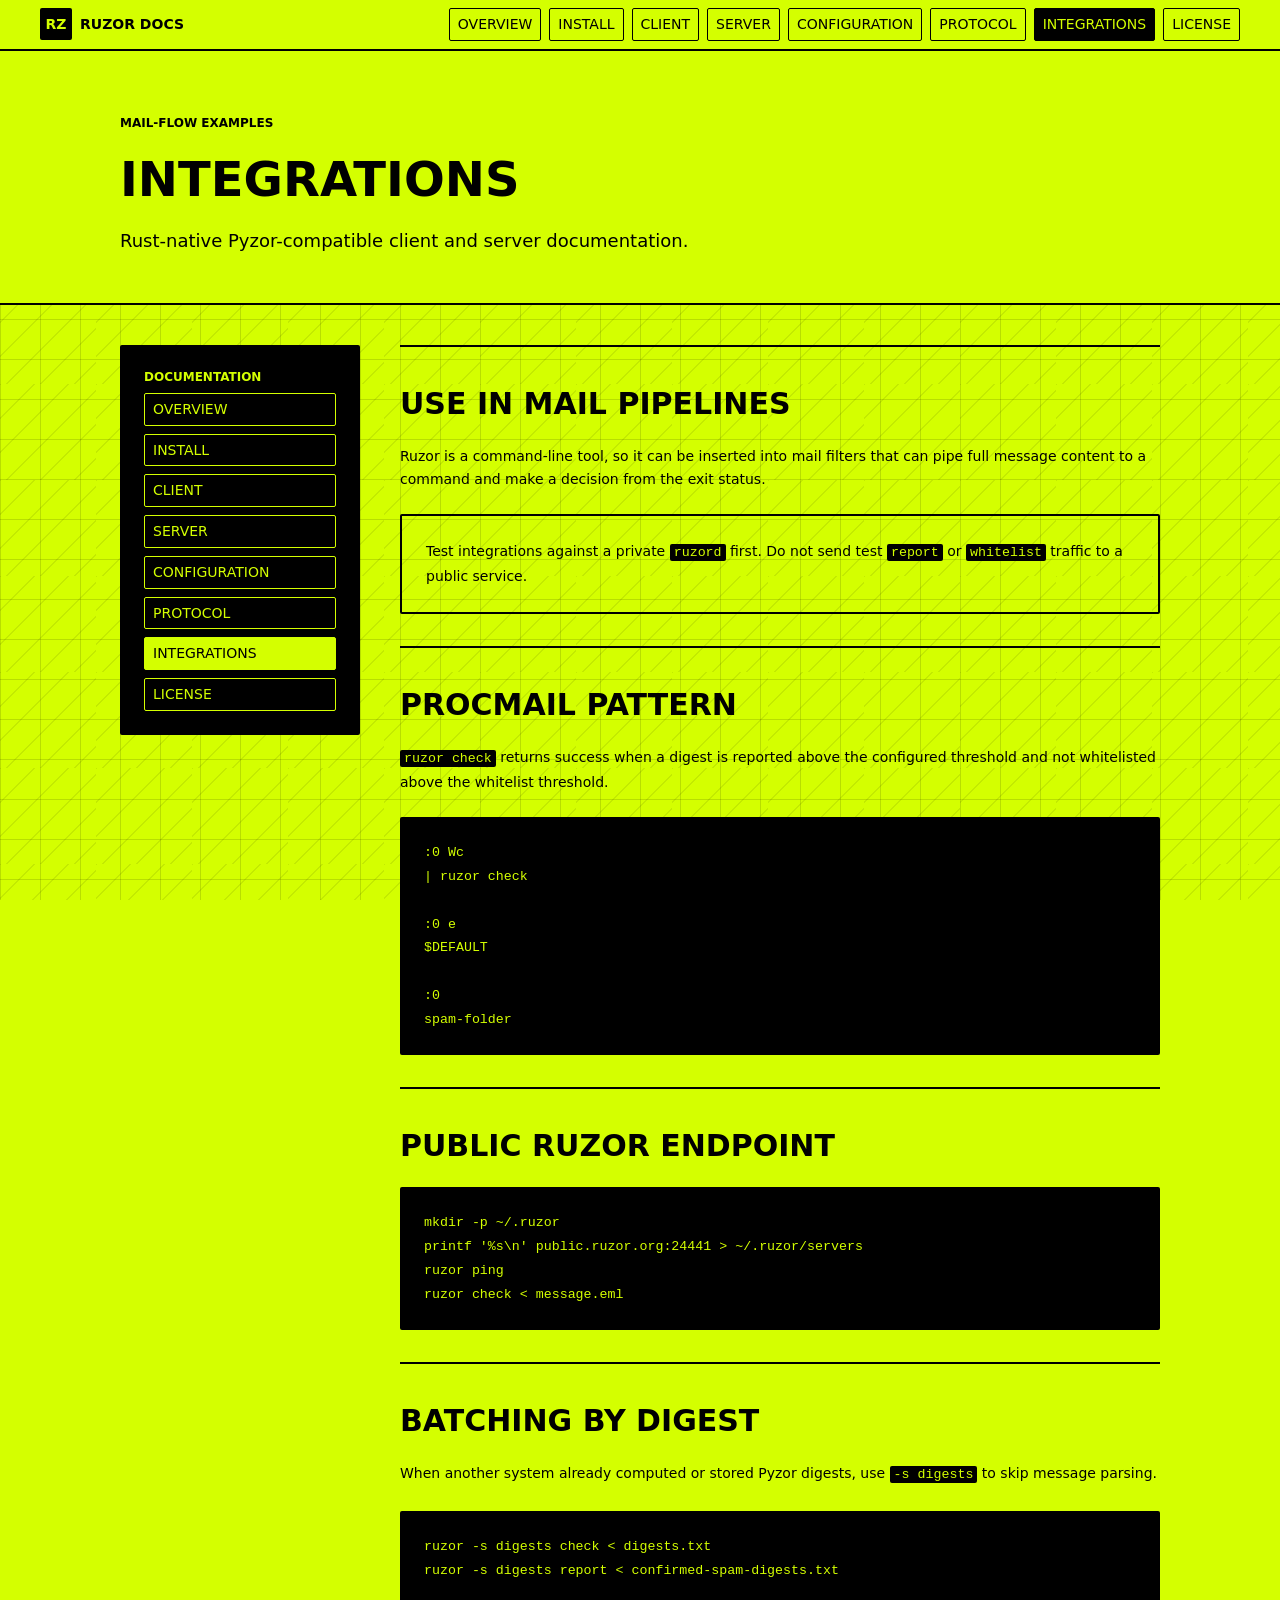
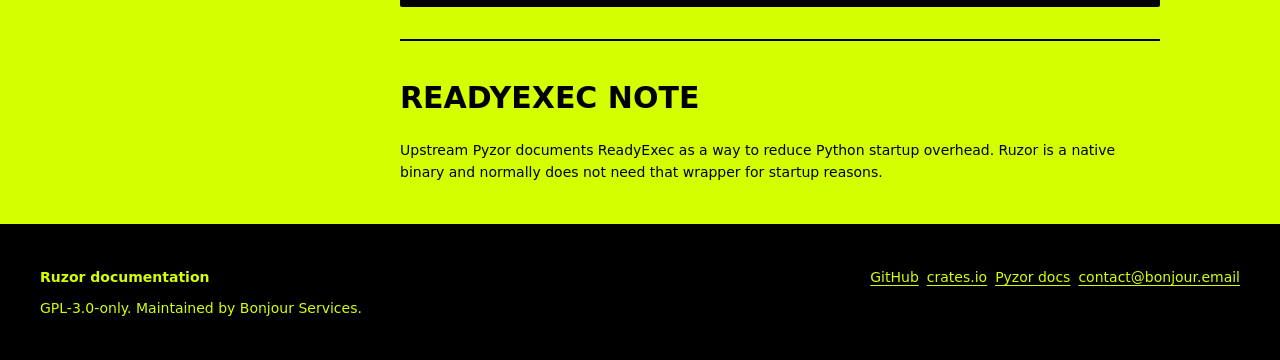
<file: documentation/integrations.html>
<!doctype html>
<html lang="en">
<head>
  <meta charset="utf-8">
  <meta name="viewport" content="width=device-width, initial-scale=1">
  <title>Integrations - Ruzor Documentation</title>
  <meta name="description" content="Examples for using Ruzor in mail filtering pipelines, public Ruzor server checks, Procmail-style rules, and digest batching.">
  <meta name="author" content="Bonjour Services">
  <meta name="keywords" content="Ruzor, Pyzor, Rust, spam detection, UDP, email filtering, GPL-3.0, public.ruzor.org, public.pyzor.org">
  <meta name="robots" content="index, follow">
  <meta name="theme-color" content="#D4FF00">
  <link rel="canonical" href="https://docs.ruzor.org/integrations.html">
  <meta property="og:type" content="article">
  <meta property="og:site_name" content="Ruzor Documentation">
  <meta property="og:title" content="Integrations - Ruzor Documentation">
  <meta property="og:description" content="Examples for using Ruzor in mail filtering pipelines, public Ruzor server checks, Procmail-style rules, and digest batching.">
  <meta property="og:url" content="https://docs.ruzor.org/integrations.html">
  <meta property="article:section" content="Integrations">
  <meta property="article:modified_time" content="2026-05-28T00:00:00+00:00">
  <meta name="twitter:card" content="summary">
  <meta name="twitter:title" content="Integrations - Ruzor Documentation">
  <meta name="twitter:description" content="Examples for using Ruzor in mail filtering pipelines, public Ruzor server checks, Procmail-style rules, and digest batching.">
  <script type="application/ld+json">
{
  "@context": "https://schema.org",
  "@type": "TechArticle",
  "headline": "Integrations - Ruzor Documentation",
  "description": "Examples for using Ruzor in mail filtering pipelines, public Ruzor server checks, Procmail-style rules, and digest batching.",
  "url": "https://docs.ruzor.org/integrations.html",
  "inLanguage": "en",
  "dateModified": "2026-05-28",
  "author": {
    "@type": "Organization",
    "name": "Bonjour Services",
    "email": "contact@bonjour.email",
    "url": "https://github.com/bonjourservices/ruzor"
  },
  "publisher": {
    "@type": "Organization",
    "name": "Bonjour Services",
    "email": "contact@bonjour.email"
  },
  "isPartOf": {
    "@type": "TechArticle",
    "name": "Ruzor Documentation",
    "url": "https://docs.ruzor.org/index.html"
  },
  "about": [
    "Ruzor",
    "Pyzor-compatible spam detection",
    "Rust command-line utilities",
    "UDP email digest checking"
  ],
  "mentions": [
    {
      "@type": "SoftwareSourceCode",
      "name": "Ruzor",
      "codeRepository": "https://github.com/bonjourservices/ruzor",
      "programmingLanguage": "Rust"
    },
    {
      "@type": "SoftwareApplication",
      "name": "ruzor crate",
      "url": "https://crates.io/crates/ruzor",
      "applicationCategory": "DeveloperApplication"
    },
    {
      "@type": "CreativeWork",
      "name": "Upstream Pyzor documentation",
      "url": "https://www.pyzor.org/en/latest/"
    }
  ],
  "license": "https://www.gnu.org/licenses/gpl-3.0.en.html",
  "codeRepository": "https://github.com/bonjourservices/ruzor"
}
  </script>
  <link rel="stylesheet" href="styles.css">
</head>
<body>
  <header class="topbar">
    <a class="brand" href="index.html" aria-label="Ruzor documentation home">
      <span class="brand-mark">RZ</span>
      <span>Ruzor Docs</span>
    </a>
    <nav class="topnav" aria-label="Primary documentation navigation">
      <a class="nav-link " href="index.html">Overview</a>
<a class="nav-link " href="getting-started.html">Install</a>
<a class="nav-link " href="client.html">Client</a>
<a class="nav-link " href="server.html">Server</a>
<a class="nav-link " href="configuration.html">Configuration</a>
<a class="nav-link " href="protocol.html">Protocol</a>
<a class="nav-link is-active" href="integrations.html">Integrations</a>
<a class="nav-link " href="license.html">License</a>
    </nav>
  </header>

  <main>
    <section class="hero-band">
      <div class="hero-grid">
        <p class="eyebrow">Mail-flow examples</p>
        <h1>Integrations</h1>
        <p class="hero-copy">Rust-native Pyzor-compatible client and server documentation.</p>
      </div>
    </section>

    <div class="doc-layout">
      <aside class="side-rail" aria-label="Documentation links">
        <span class="side-title">Documentation</span>
        <a class="nav-link " href="index.html">Overview</a>
<a class="nav-link " href="getting-started.html">Install</a>
<a class="nav-link " href="client.html">Client</a>
<a class="nav-link " href="server.html">Server</a>
<a class="nav-link " href="configuration.html">Configuration</a>
<a class="nav-link " href="protocol.html">Protocol</a>
<a class="nav-link is-active" href="integrations.html">Integrations</a>
<a class="nav-link " href="license.html">License</a>
      </aside>
      <article class="doc-content">
        
<section class="section">
  <h2>Use In Mail Pipelines</h2>
  <p>Ruzor is a command-line tool, so it can be inserted into mail filters that can pipe full message content to a command and make a decision from the exit status.</p>
  <div class="callout">
    <p>Test integrations against a private <code>ruzord</code> first. Do not send test <code>report</code> or <code>whitelist</code> traffic to a public service.</p>
  </div>
</section>

<section class="section">
  <h2>Procmail Pattern</h2>
  <p><code>ruzor check</code> returns success when a digest is reported above the configured threshold and not whitelisted above the whitelist threshold.</p>
  <pre><code>:0 Wc
| ruzor check

:0 e
$DEFAULT

:0
spam-folder</code></pre>
</section>

<section class="section">
  <h2>Public Ruzor Endpoint</h2>
  <pre><code>mkdir -p ~/.ruzor
printf '%s\n' public.ruzor.org:24441 &gt; ~/.ruzor/servers
ruzor ping
ruzor check &lt; message.eml</code></pre>
</section>

<section class="section">
  <h2>Batching By Digest</h2>
  <p>When another system already computed or stored Pyzor digests, use <code>-s digests</code> to skip message parsing.</p>
  <pre><code>ruzor -s digests check &lt; digests.txt
ruzor -s digests report &lt; confirmed-spam-digests.txt</code></pre>
</section>

<section class="section">
  <h2>ReadyExec Note</h2>
  <p>Upstream Pyzor documents ReadyExec as a way to reduce Python startup overhead. Ruzor is a native binary and normally does not need that wrapper for startup reasons.</p>
</section>

      </article>
    </div>
  </main>

  
<footer class="site-footer">
  <div>
    <strong>Ruzor documentation</strong>
    <span>GPL-3.0-only. Maintained by Bonjour Services.</span>
  </div>
  <div class="footer-links">
    <a href="https://github.com/bonjourservices/ruzor">GitHub</a>
    <a href="https://crates.io/crates/ruzor">crates.io</a>
    <a href="https://www.pyzor.org/en/latest/">Pyzor docs</a>
    <a href="mailto:contact@bonjour.email">contact@bonjour.email</a>
  </div>
</footer>

</body>
</html>
</file>
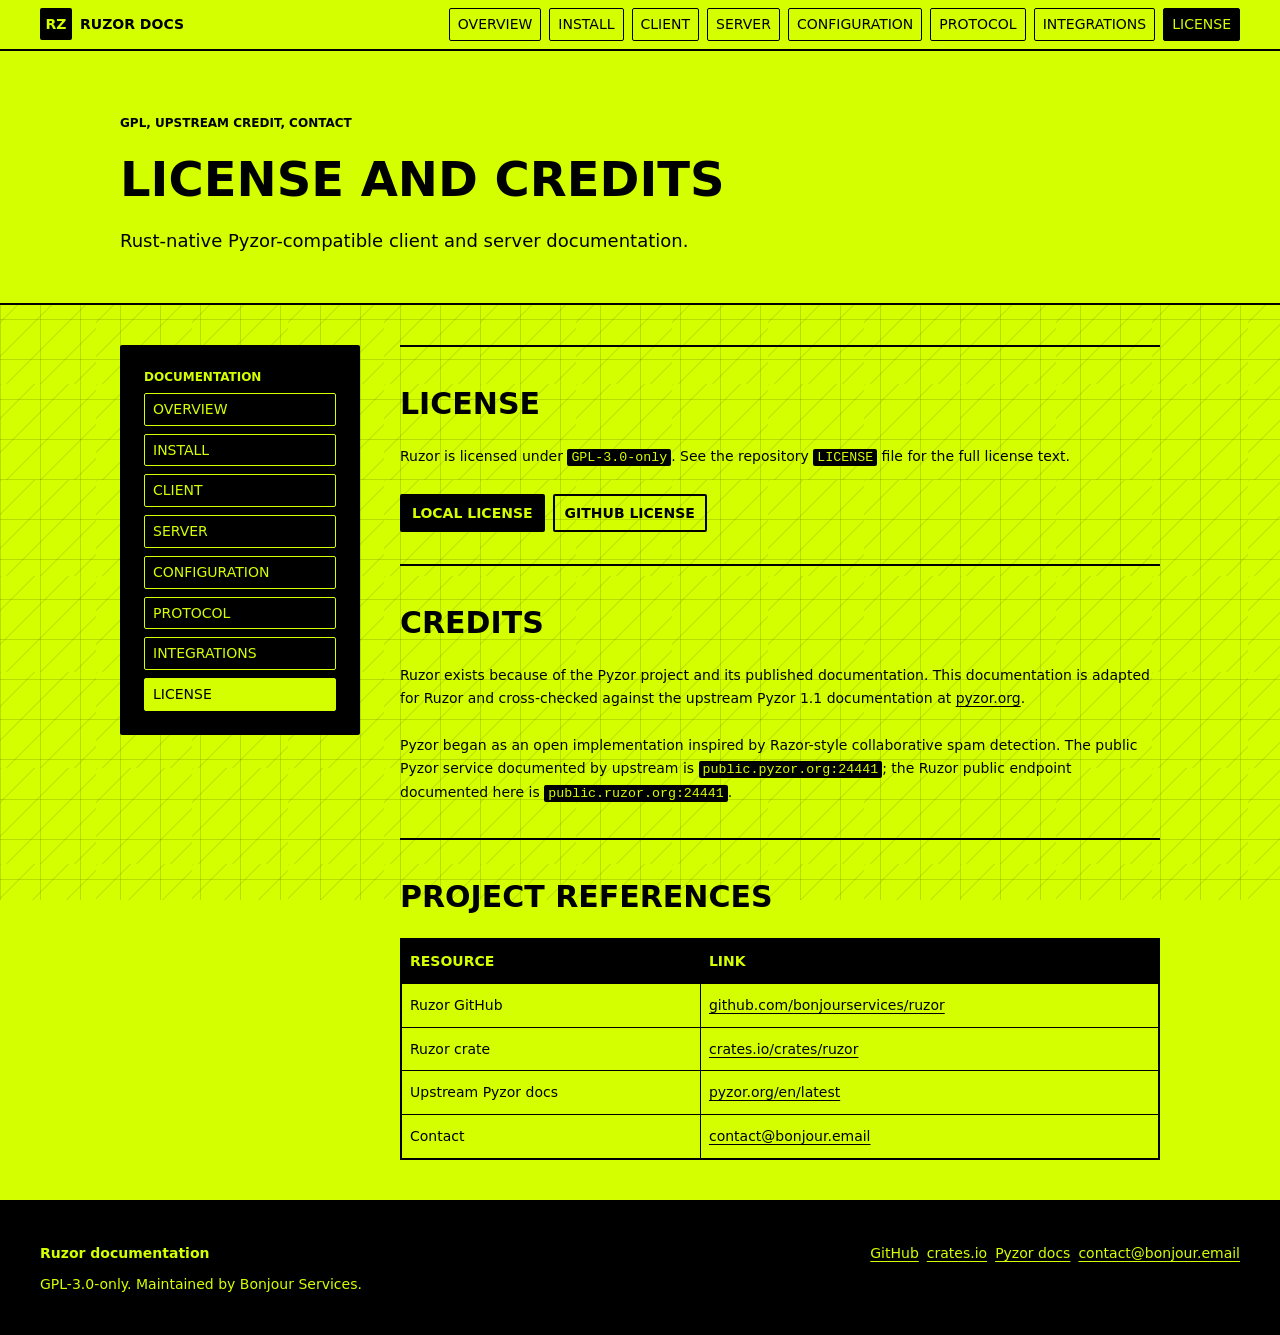
<file: documentation/license.html>
<!doctype html>
<html lang="en">
<head>
  <meta charset="utf-8">
  <meta name="viewport" content="width=device-width, initial-scale=1">
  <title>License And Credits - Ruzor Documentation</title>
  <meta name="description" content="Ruzor GPL-3.0-only license information, Pyzor project credits, GitHub and crates.io references, and Bonjour Services contact details.">
  <meta name="author" content="Bonjour Services">
  <meta name="keywords" content="Ruzor, Pyzor, Rust, spam detection, UDP, email filtering, GPL-3.0, public.ruzor.org, public.pyzor.org">
  <meta name="robots" content="index, follow">
  <meta name="theme-color" content="#D4FF00">
  <link rel="canonical" href="https://docs.ruzor.org/license.html">
  <meta property="og:type" content="article">
  <meta property="og:site_name" content="Ruzor Documentation">
  <meta property="og:title" content="License And Credits - Ruzor Documentation">
  <meta property="og:description" content="Ruzor GPL-3.0-only license information, Pyzor project credits, GitHub and crates.io references, and Bonjour Services contact details.">
  <meta property="og:url" content="https://docs.ruzor.org/license.html">
  <meta property="article:section" content="License">
  <meta property="article:modified_time" content="2026-05-28T00:00:00+00:00">
  <meta name="twitter:card" content="summary">
  <meta name="twitter:title" content="License And Credits - Ruzor Documentation">
  <meta name="twitter:description" content="Ruzor GPL-3.0-only license information, Pyzor project credits, GitHub and crates.io references, and Bonjour Services contact details.">
  <script type="application/ld+json">
{
  "@context": "https://schema.org",
  "@type": "TechArticle",
  "headline": "License And Credits - Ruzor Documentation",
  "description": "Ruzor GPL-3.0-only license information, Pyzor project credits, GitHub and crates.io references, and Bonjour Services contact details.",
  "url": "https://docs.ruzor.org/license.html",
  "inLanguage": "en",
  "dateModified": "2026-05-28",
  "author": {
    "@type": "Organization",
    "name": "Bonjour Services",
    "email": "contact@bonjour.email",
    "url": "https://github.com/bonjourservices/ruzor"
  },
  "publisher": {
    "@type": "Organization",
    "name": "Bonjour Services",
    "email": "contact@bonjour.email"
  },
  "isPartOf": {
    "@type": "TechArticle",
    "name": "Ruzor Documentation",
    "url": "https://docs.ruzor.org/index.html"
  },
  "about": [
    "Ruzor",
    "Pyzor-compatible spam detection",
    "Rust command-line utilities",
    "UDP email digest checking"
  ],
  "mentions": [
    {
      "@type": "SoftwareSourceCode",
      "name": "Ruzor",
      "codeRepository": "https://github.com/bonjourservices/ruzor",
      "programmingLanguage": "Rust"
    },
    {
      "@type": "SoftwareApplication",
      "name": "ruzor crate",
      "url": "https://crates.io/crates/ruzor",
      "applicationCategory": "DeveloperApplication"
    },
    {
      "@type": "CreativeWork",
      "name": "Upstream Pyzor documentation",
      "url": "https://www.pyzor.org/en/latest/"
    }
  ],
  "license": "https://www.gnu.org/licenses/gpl-3.0.en.html",
  "codeRepository": "https://github.com/bonjourservices/ruzor"
}
  </script>
  <link rel="stylesheet" href="styles.css">
</head>
<body>
  <header class="topbar">
    <a class="brand" href="index.html" aria-label="Ruzor documentation home">
      <span class="brand-mark">RZ</span>
      <span>Ruzor Docs</span>
    </a>
    <nav class="topnav" aria-label="Primary documentation navigation">
      <a class="nav-link " href="index.html">Overview</a>
<a class="nav-link " href="getting-started.html">Install</a>
<a class="nav-link " href="client.html">Client</a>
<a class="nav-link " href="server.html">Server</a>
<a class="nav-link " href="configuration.html">Configuration</a>
<a class="nav-link " href="protocol.html">Protocol</a>
<a class="nav-link " href="integrations.html">Integrations</a>
<a class="nav-link is-active" href="license.html">License</a>
    </nav>
  </header>

  <main>
    <section class="hero-band">
      <div class="hero-grid">
        <p class="eyebrow">GPL, upstream credit, contact</p>
        <h1>License And Credits</h1>
        <p class="hero-copy">Rust-native Pyzor-compatible client and server documentation.</p>
      </div>
    </section>

    <div class="doc-layout">
      <aside class="side-rail" aria-label="Documentation links">
        <span class="side-title">Documentation</span>
        <a class="nav-link " href="index.html">Overview</a>
<a class="nav-link " href="getting-started.html">Install</a>
<a class="nav-link " href="client.html">Client</a>
<a class="nav-link " href="server.html">Server</a>
<a class="nav-link " href="configuration.html">Configuration</a>
<a class="nav-link " href="protocol.html">Protocol</a>
<a class="nav-link " href="integrations.html">Integrations</a>
<a class="nav-link is-active" href="license.html">License</a>
      </aside>
      <article class="doc-content">
        
<section class="section">
  <h2>License</h2>
  <p>Ruzor is licensed under <code>GPL-3.0-only</code>. See the repository <code>LICENSE</code> file for the full license text.</p>
  <div class="button-row">
    <a class="button" href="../LICENSE">Local LICENSE</a>
    <a class="button secondary" href="https://github.com/bonjourservices/ruzor/blob/main/LICENSE">GitHub LICENSE</a>
  </div>
</section>

<section class="section">
  <h2>Credits</h2>
  <p>Ruzor exists because of the Pyzor project and its published documentation. This documentation is adapted for Ruzor and cross-checked against the upstream Pyzor 1.1 documentation at <a href="https://www.pyzor.org/en/latest/">pyzor.org</a>.</p>
  <p>Pyzor began as an open implementation inspired by Razor-style collaborative spam detection. The public Pyzor service documented by upstream is <code>public.pyzor.org:24441</code>; the Ruzor public endpoint documented here is <code>public.ruzor.org:24441</code>.</p>
</section>

<section class="section">
  <h2>Project References</h2>
  <table>
    <thead><tr><th>Resource</th><th>Link</th></tr></thead>
    <tbody>
      <tr><td>Ruzor GitHub</td><td><a href="https://github.com/bonjourservices/ruzor">github.com/bonjourservices/ruzor</a></td></tr>
      <tr><td>Ruzor crate</td><td><a href="https://crates.io/crates/ruzor">crates.io/crates/ruzor</a></td></tr>
      <tr><td>Upstream Pyzor docs</td><td><a href="https://www.pyzor.org/en/latest/">pyzor.org/en/latest</a></td></tr>
      <tr><td>Contact</td><td><a href="mailto:contact@bonjour.email">contact@bonjour.email</a></td></tr>
    </tbody>
  </table>
</section>


      </article>
    </div>
  </main>

  
<footer class="site-footer">
  <div>
    <strong>Ruzor documentation</strong>
    <span>GPL-3.0-only. Maintained by Bonjour Services.</span>
  </div>
  <div class="footer-links">
    <a href="https://github.com/bonjourservices/ruzor">GitHub</a>
    <a href="https://crates.io/crates/ruzor">crates.io</a>
    <a href="https://www.pyzor.org/en/latest/">Pyzor docs</a>
    <a href="mailto:contact@bonjour.email">contact@bonjour.email</a>
  </div>
</footer>

</body>
</html>
</file>
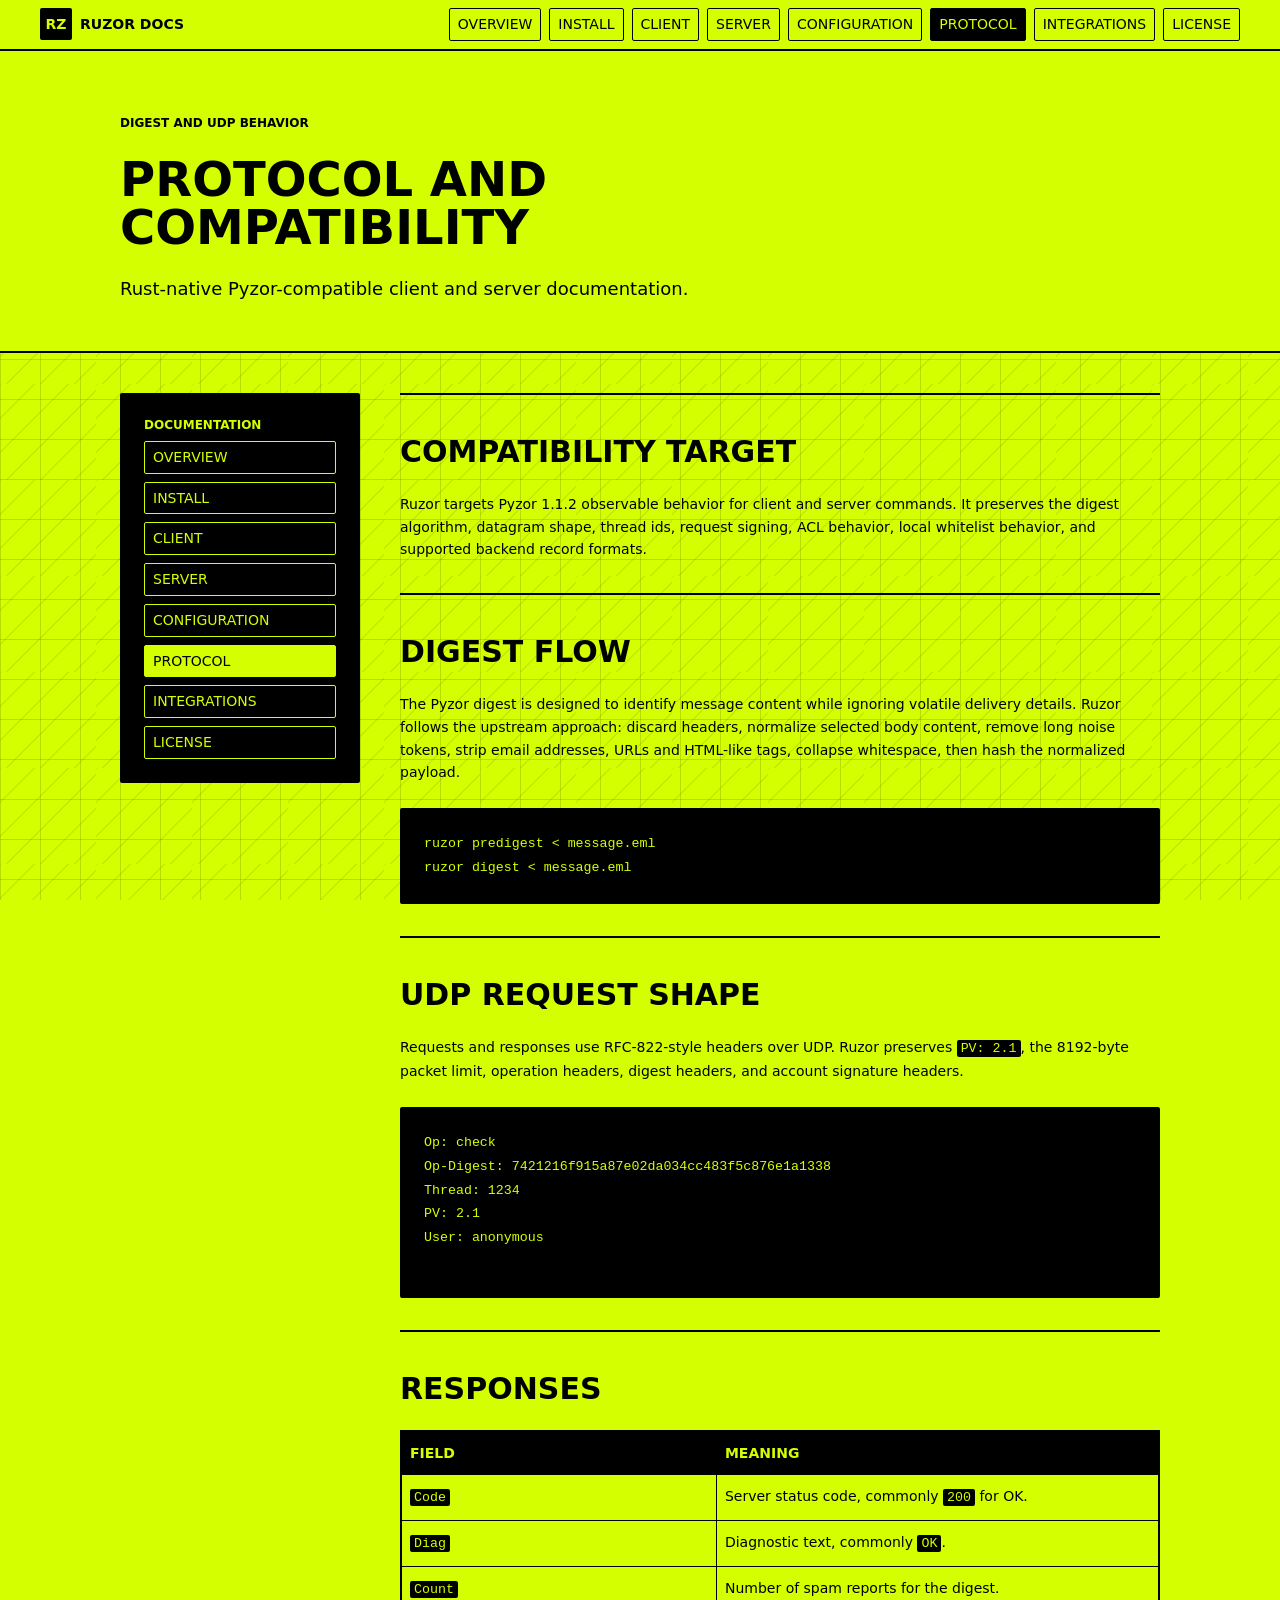
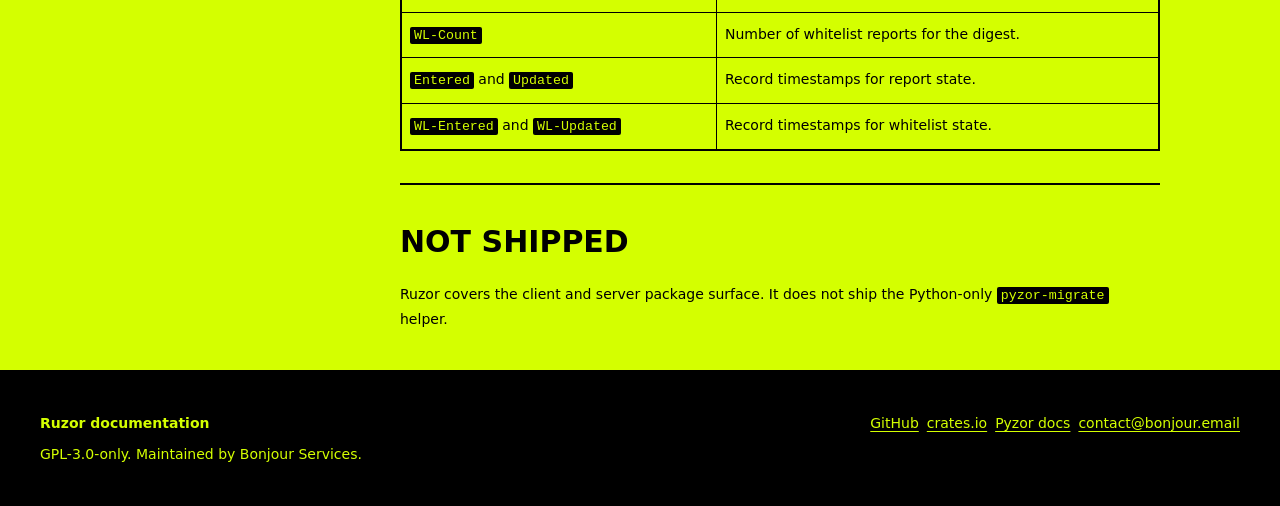
<file: documentation/protocol.html>
<!doctype html>
<html lang="en">
<head>
  <meta charset="utf-8">
  <meta name="viewport" content="width=device-width, initial-scale=1">
  <title>Protocol And Compatibility - Ruzor Documentation</title>
  <meta name="description" content="Ruzor compatibility notes for the Pyzor digest algorithm, UDP request headers, response fields, packet limits, and Pyzor 1.1.2 behavior.">
  <meta name="author" content="Bonjour Services">
  <meta name="keywords" content="Ruzor, Pyzor, Rust, spam detection, UDP, email filtering, GPL-3.0, public.ruzor.org, public.pyzor.org">
  <meta name="robots" content="index, follow">
  <meta name="theme-color" content="#D4FF00">
  <link rel="canonical" href="https://docs.ruzor.org/protocol.html">
  <meta property="og:type" content="article">
  <meta property="og:site_name" content="Ruzor Documentation">
  <meta property="og:title" content="Protocol And Compatibility - Ruzor Documentation">
  <meta property="og:description" content="Ruzor compatibility notes for the Pyzor digest algorithm, UDP request headers, response fields, packet limits, and Pyzor 1.1.2 behavior.">
  <meta property="og:url" content="https://docs.ruzor.org/protocol.html">
  <meta property="article:section" content="Protocol">
  <meta property="article:modified_time" content="2026-05-28T00:00:00+00:00">
  <meta name="twitter:card" content="summary">
  <meta name="twitter:title" content="Protocol And Compatibility - Ruzor Documentation">
  <meta name="twitter:description" content="Ruzor compatibility notes for the Pyzor digest algorithm, UDP request headers, response fields, packet limits, and Pyzor 1.1.2 behavior.">
  <script type="application/ld+json">
{
  "@context": "https://schema.org",
  "@type": "TechArticle",
  "headline": "Protocol And Compatibility - Ruzor Documentation",
  "description": "Ruzor compatibility notes for the Pyzor digest algorithm, UDP request headers, response fields, packet limits, and Pyzor 1.1.2 behavior.",
  "url": "https://docs.ruzor.org/protocol.html",
  "inLanguage": "en",
  "dateModified": "2026-05-28",
  "author": {
    "@type": "Organization",
    "name": "Bonjour Services",
    "email": "contact@bonjour.email",
    "url": "https://github.com/bonjourservices/ruzor"
  },
  "publisher": {
    "@type": "Organization",
    "name": "Bonjour Services",
    "email": "contact@bonjour.email"
  },
  "isPartOf": {
    "@type": "TechArticle",
    "name": "Ruzor Documentation",
    "url": "https://docs.ruzor.org/index.html"
  },
  "about": [
    "Ruzor",
    "Pyzor-compatible spam detection",
    "Rust command-line utilities",
    "UDP email digest checking"
  ],
  "mentions": [
    {
      "@type": "SoftwareSourceCode",
      "name": "Ruzor",
      "codeRepository": "https://github.com/bonjourservices/ruzor",
      "programmingLanguage": "Rust"
    },
    {
      "@type": "SoftwareApplication",
      "name": "ruzor crate",
      "url": "https://crates.io/crates/ruzor",
      "applicationCategory": "DeveloperApplication"
    },
    {
      "@type": "CreativeWork",
      "name": "Upstream Pyzor documentation",
      "url": "https://www.pyzor.org/en/latest/"
    }
  ],
  "license": "https://www.gnu.org/licenses/gpl-3.0.en.html",
  "codeRepository": "https://github.com/bonjourservices/ruzor"
}
  </script>
  <link rel="stylesheet" href="styles.css">
</head>
<body>
  <header class="topbar">
    <a class="brand" href="index.html" aria-label="Ruzor documentation home">
      <span class="brand-mark">RZ</span>
      <span>Ruzor Docs</span>
    </a>
    <nav class="topnav" aria-label="Primary documentation navigation">
      <a class="nav-link " href="index.html">Overview</a>
<a class="nav-link " href="getting-started.html">Install</a>
<a class="nav-link " href="client.html">Client</a>
<a class="nav-link " href="server.html">Server</a>
<a class="nav-link " href="configuration.html">Configuration</a>
<a class="nav-link is-active" href="protocol.html">Protocol</a>
<a class="nav-link " href="integrations.html">Integrations</a>
<a class="nav-link " href="license.html">License</a>
    </nav>
  </header>

  <main>
    <section class="hero-band">
      <div class="hero-grid">
        <p class="eyebrow">Digest and UDP behavior</p>
        <h1>Protocol And Compatibility</h1>
        <p class="hero-copy">Rust-native Pyzor-compatible client and server documentation.</p>
      </div>
    </section>

    <div class="doc-layout">
      <aside class="side-rail" aria-label="Documentation links">
        <span class="side-title">Documentation</span>
        <a class="nav-link " href="index.html">Overview</a>
<a class="nav-link " href="getting-started.html">Install</a>
<a class="nav-link " href="client.html">Client</a>
<a class="nav-link " href="server.html">Server</a>
<a class="nav-link " href="configuration.html">Configuration</a>
<a class="nav-link is-active" href="protocol.html">Protocol</a>
<a class="nav-link " href="integrations.html">Integrations</a>
<a class="nav-link " href="license.html">License</a>
      </aside>
      <article class="doc-content">
        
<section class="section">
  <h2>Compatibility Target</h2>
  <p>Ruzor targets Pyzor 1.1.2 observable behavior for client and server commands. It preserves the digest algorithm, datagram shape, thread ids, request signing, ACL behavior, local whitelist behavior, and supported backend record formats.</p>
</section>

<section class="section">
  <h2>Digest Flow</h2>
  <p>The Pyzor digest is designed to identify message content while ignoring volatile delivery details. Ruzor follows the upstream approach: discard headers, normalize selected body content, remove long noise tokens, strip email addresses, URLs and HTML-like tags, collapse whitespace, then hash the normalized payload.</p>
  <pre><code>ruzor predigest &lt; message.eml
ruzor digest &lt; message.eml</code></pre>
</section>

<section class="section">
  <h2>UDP Request Shape</h2>
  <p>Requests and responses use RFC-822-style headers over UDP. Ruzor preserves <code>PV: 2.1</code>, the 8192-byte packet limit, operation headers, digest headers, and account signature headers.</p>
  <pre><code>Op: check
Op-Digest: 7421216f915a87e02da034cc483f5c876e1a1338
Thread: 1234
PV: 2.1
User: anonymous

</code></pre>
</section>

<section class="section">
  <h2>Responses</h2>
  <table>
    <thead><tr><th>Field</th><th>Meaning</th></tr></thead>
    <tbody>
      <tr><td><code>Code</code></td><td>Server status code, commonly <code>200</code> for OK.</td></tr>
      <tr><td><code>Diag</code></td><td>Diagnostic text, commonly <code>OK</code>.</td></tr>
      <tr><td><code>Count</code></td><td>Number of spam reports for the digest.</td></tr>
      <tr><td><code>WL-Count</code></td><td>Number of whitelist reports for the digest.</td></tr>
      <tr><td><code>Entered</code> and <code>Updated</code></td><td>Record timestamps for report state.</td></tr>
      <tr><td><code>WL-Entered</code> and <code>WL-Updated</code></td><td>Record timestamps for whitelist state.</td></tr>
    </tbody>
  </table>
</section>

<section class="section">
  <h2>Not Shipped</h2>
  <p>Ruzor covers the client and server package surface. It does not ship the Python-only <code>pyzor-migrate</code> helper.</p>
</section>

      </article>
    </div>
  </main>

  
<footer class="site-footer">
  <div>
    <strong>Ruzor documentation</strong>
    <span>GPL-3.0-only. Maintained by Bonjour Services.</span>
  </div>
  <div class="footer-links">
    <a href="https://github.com/bonjourservices/ruzor">GitHub</a>
    <a href="https://crates.io/crates/ruzor">crates.io</a>
    <a href="https://www.pyzor.org/en/latest/">Pyzor docs</a>
    <a href="mailto:contact@bonjour.email">contact@bonjour.email</a>
  </div>
</footer>

</body>
</html>
</file>
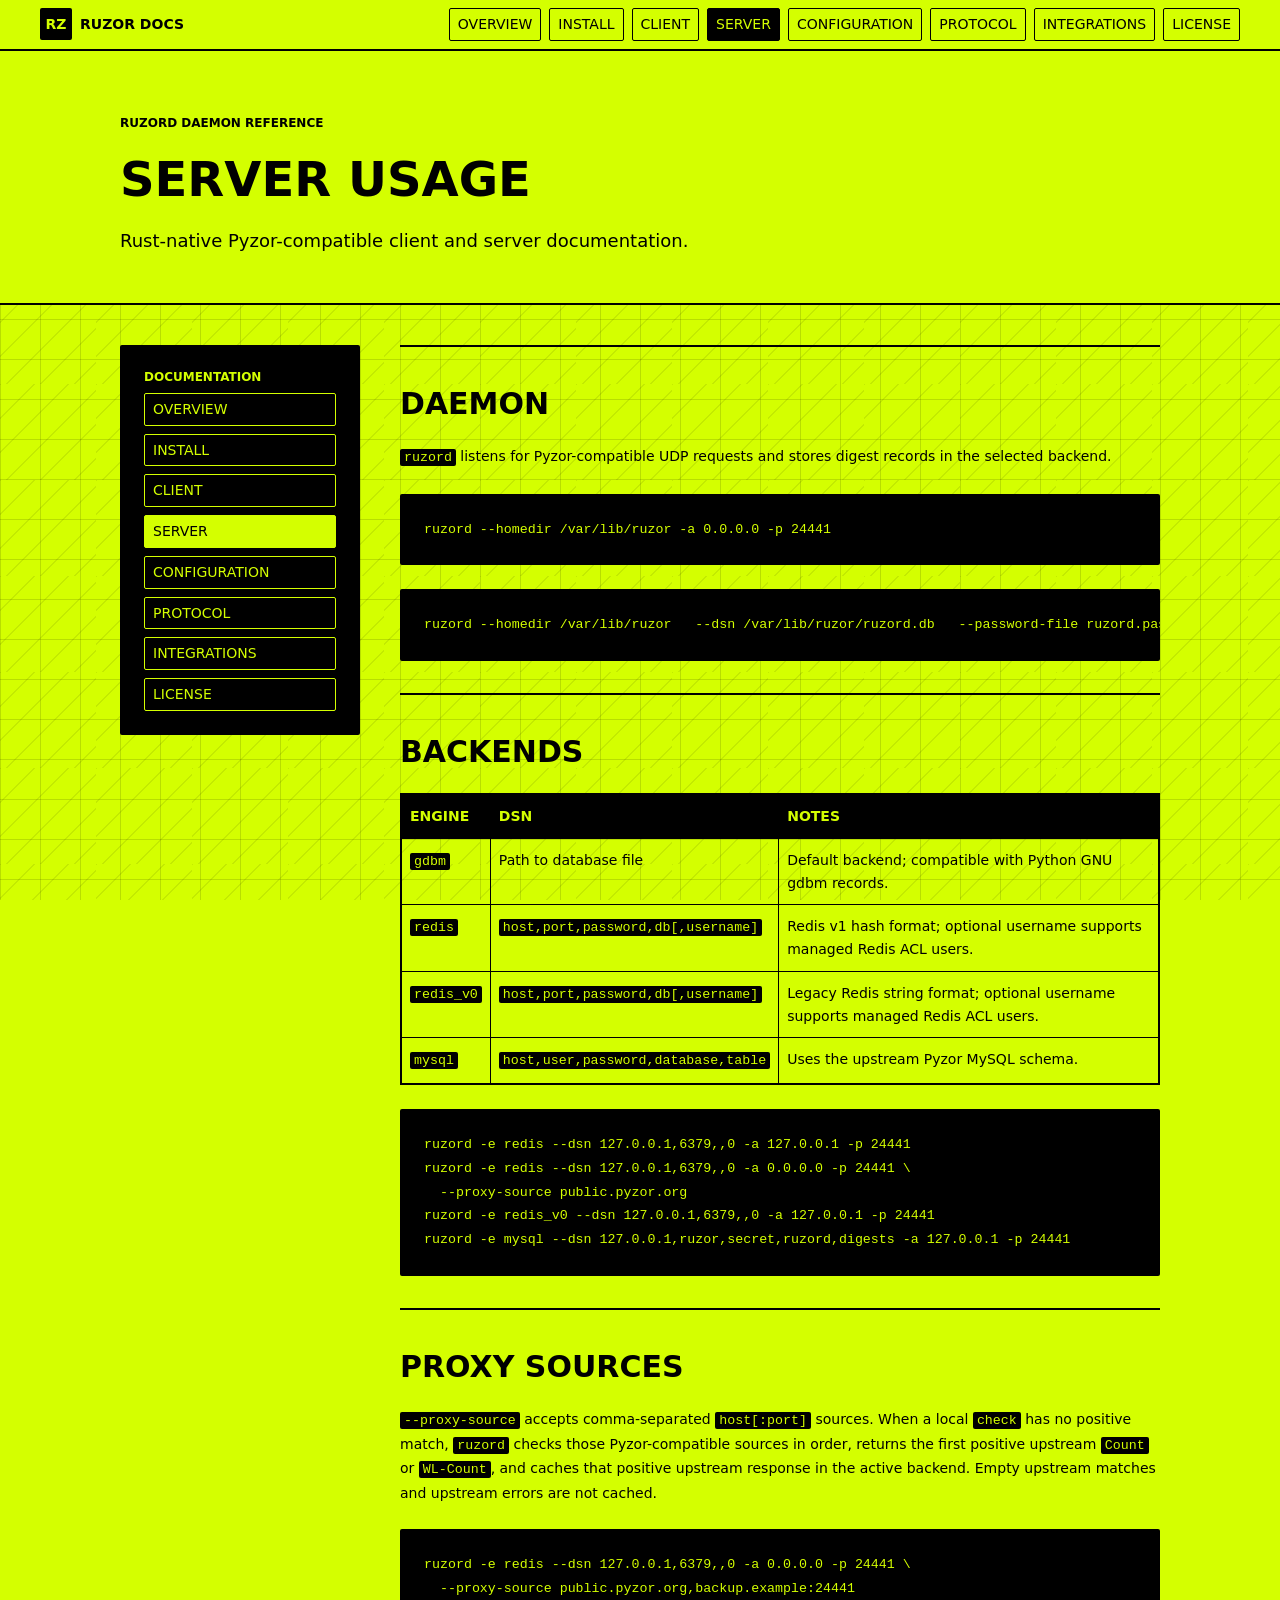
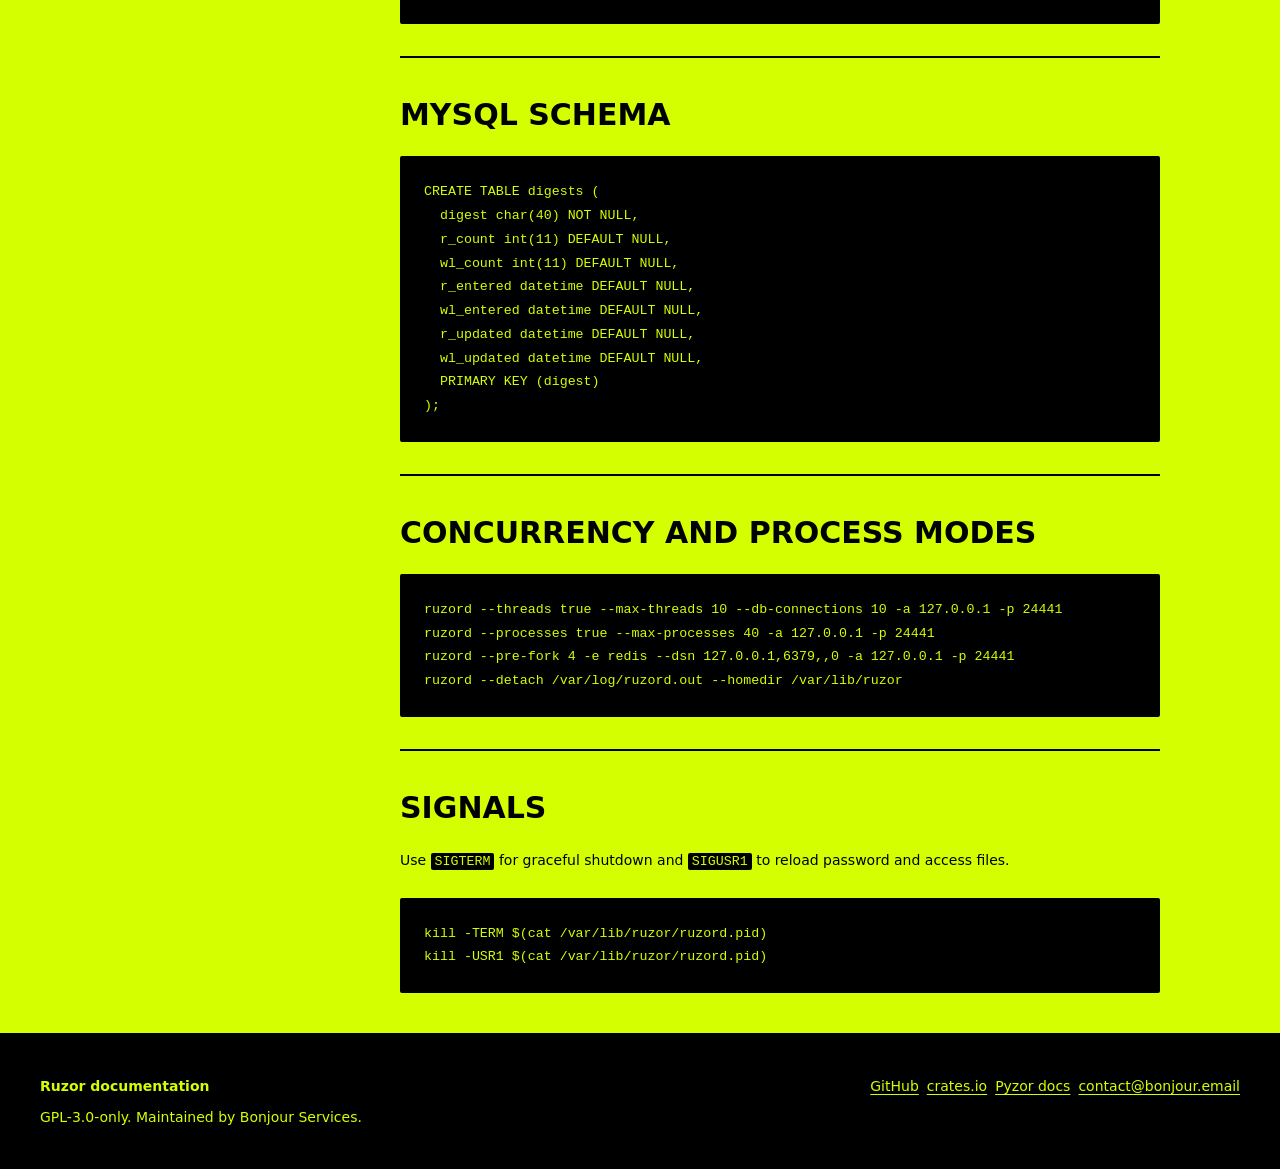
<file: documentation/server.html>
<!doctype html>
<html lang="en">
<head>
  <meta charset="utf-8">
  <meta name="viewport" content="width=device-width, initial-scale=1">
  <title>Server Usage - Ruzor Documentation</title>
  <meta name="description" content="Ruzord server documentation for the Pyzor-compatible UDP daemon, storage backends, concurrency modes, MySQL schema, and signals.">
  <meta name="author" content="Bonjour Services">
  <meta name="keywords" content="Ruzor, Pyzor, Rust, spam detection, UDP, email filtering, GPL-3.0, public.ruzor.org, public.pyzor.org">
  <meta name="robots" content="index, follow">
  <meta name="theme-color" content="#D4FF00">
  <link rel="canonical" href="https://docs.ruzor.org/server.html">
  <meta property="og:type" content="article">
  <meta property="og:site_name" content="Ruzor Documentation">
  <meta property="og:title" content="Server Usage - Ruzor Documentation">
  <meta property="og:description" content="Ruzord server documentation for the Pyzor-compatible UDP daemon, storage backends, concurrency modes, MySQL schema, and signals.">
  <meta property="og:url" content="https://docs.ruzor.org/server.html">
  <meta property="article:section" content="Server">
  <meta property="article:modified_time" content="2026-05-28T00:00:00+00:00">
  <meta name="twitter:card" content="summary">
  <meta name="twitter:title" content="Server Usage - Ruzor Documentation">
  <meta name="twitter:description" content="Ruzord server documentation for the Pyzor-compatible UDP daemon, storage backends, concurrency modes, MySQL schema, and signals.">
  <script type="application/ld+json">
{
  "@context": "https://schema.org",
  "@type": "TechArticle",
  "headline": "Server Usage - Ruzor Documentation",
  "description": "Ruzord server documentation for the Pyzor-compatible UDP daemon, storage backends, concurrency modes, MySQL schema, and signals.",
  "url": "https://docs.ruzor.org/server.html",
  "inLanguage": "en",
  "dateModified": "2026-05-28",
  "author": {
    "@type": "Organization",
    "name": "Bonjour Services",
    "email": "contact@bonjour.email",
    "url": "https://github.com/bonjourservices/ruzor"
  },
  "publisher": {
    "@type": "Organization",
    "name": "Bonjour Services",
    "email": "contact@bonjour.email"
  },
  "isPartOf": {
    "@type": "TechArticle",
    "name": "Ruzor Documentation",
    "url": "https://docs.ruzor.org/index.html"
  },
  "about": [
    "Ruzor",
    "Pyzor-compatible spam detection",
    "Rust command-line utilities",
    "UDP email digest checking"
  ],
  "mentions": [
    {
      "@type": "SoftwareSourceCode",
      "name": "Ruzor",
      "codeRepository": "https://github.com/bonjourservices/ruzor",
      "programmingLanguage": "Rust"
    },
    {
      "@type": "SoftwareApplication",
      "name": "ruzor crate",
      "url": "https://crates.io/crates/ruzor",
      "applicationCategory": "DeveloperApplication"
    },
    {
      "@type": "CreativeWork",
      "name": "Upstream Pyzor documentation",
      "url": "https://www.pyzor.org/en/latest/"
    }
  ],
  "license": "https://www.gnu.org/licenses/gpl-3.0.en.html",
  "codeRepository": "https://github.com/bonjourservices/ruzor"
}
  </script>
  <link rel="stylesheet" href="styles.css">
</head>
<body>
  <header class="topbar">
    <a class="brand" href="index.html" aria-label="Ruzor documentation home">
      <span class="brand-mark">RZ</span>
      <span>Ruzor Docs</span>
    </a>
    <nav class="topnav" aria-label="Primary documentation navigation">
      <a class="nav-link " href="index.html">Overview</a>
<a class="nav-link " href="getting-started.html">Install</a>
<a class="nav-link " href="client.html">Client</a>
<a class="nav-link is-active" href="server.html">Server</a>
<a class="nav-link " href="configuration.html">Configuration</a>
<a class="nav-link " href="protocol.html">Protocol</a>
<a class="nav-link " href="integrations.html">Integrations</a>
<a class="nav-link " href="license.html">License</a>
    </nav>
  </header>

  <main>
    <section class="hero-band">
      <div class="hero-grid">
        <p class="eyebrow">ruzord daemon reference</p>
        <h1>Server Usage</h1>
        <p class="hero-copy">Rust-native Pyzor-compatible client and server documentation.</p>
      </div>
    </section>

    <div class="doc-layout">
      <aside class="side-rail" aria-label="Documentation links">
        <span class="side-title">Documentation</span>
        <a class="nav-link " href="index.html">Overview</a>
<a class="nav-link " href="getting-started.html">Install</a>
<a class="nav-link " href="client.html">Client</a>
<a class="nav-link is-active" href="server.html">Server</a>
<a class="nav-link " href="configuration.html">Configuration</a>
<a class="nav-link " href="protocol.html">Protocol</a>
<a class="nav-link " href="integrations.html">Integrations</a>
<a class="nav-link " href="license.html">License</a>
      </aside>
      <article class="doc-content">
        
<section class="section">
  <h2>Daemon</h2>
  <p><code>ruzord</code> listens for Pyzor-compatible UDP requests and stores digest records in the selected backend.</p>
  <pre><code>ruzord --homedir /var/lib/ruzor -a 0.0.0.0 -p 24441</code></pre>
  <pre><code>ruzord --homedir /var/lib/ruzor   --dsn /var/lib/ruzor/ruzord.db   --password-file ruzord.passwd   --access-file ruzord.access   -a 0.0.0.0 -p 24441</code></pre>
</section>

<section class="section">
  <h2>Backends</h2>
  <table>
    <thead><tr><th>Engine</th><th>DSN</th><th>Notes</th></tr></thead>
    <tbody>
      <tr><td><code>gdbm</code></td><td>Path to database file</td><td>Default backend; compatible with Python GNU gdbm records.</td></tr>
      <tr><td><code>redis</code></td><td><code>host,port,password,db[,username]</code></td><td>Redis v1 hash format; optional username supports managed Redis ACL users.</td></tr>
      <tr><td><code>redis_v0</code></td><td><code>host,port,password,db[,username]</code></td><td>Legacy Redis string format; optional username supports managed Redis ACL users.</td></tr>
      <tr><td><code>mysql</code></td><td><code>host,user,password,database,table</code></td><td>Uses the upstream Pyzor MySQL schema.</td></tr>
    </tbody>
  </table>
  <pre><code>ruzord -e redis --dsn 127.0.0.1,6379,,0 -a 127.0.0.1 -p 24441
ruzord -e redis --dsn 127.0.0.1,6379,,0 -a 0.0.0.0 -p 24441 \
  --proxy-source public.pyzor.org
ruzord -e redis_v0 --dsn 127.0.0.1,6379,,0 -a 127.0.0.1 -p 24441
ruzord -e mysql --dsn 127.0.0.1,ruzor,secret,ruzord,digests -a 127.0.0.1 -p 24441</code></pre>
</section>


<section class="section">
  <h2>Proxy Sources</h2>
  <p><code>--proxy-source</code> accepts comma-separated <code>host[:port]</code> sources. When a local <code>check</code> has no positive match, <code>ruzord</code> checks those Pyzor-compatible sources in order, returns the first positive upstream <code>Count</code> or <code>WL-Count</code>, and caches that positive upstream response in the active backend. Empty upstream matches and upstream errors are not cached.</p>
  <pre><code>ruzord -e redis --dsn 127.0.0.1,6379,,0 -a 0.0.0.0 -p 24441 \
  --proxy-source public.pyzor.org,backup.example:24441</code></pre>
</section>

<section class="section">
  <h2>MySQL Schema</h2>
  <pre><code>CREATE TABLE digests (
  digest char(40) NOT NULL,
  r_count int(11) DEFAULT NULL,
  wl_count int(11) DEFAULT NULL,
  r_entered datetime DEFAULT NULL,
  wl_entered datetime DEFAULT NULL,
  r_updated datetime DEFAULT NULL,
  wl_updated datetime DEFAULT NULL,
  PRIMARY KEY (digest)
);</code></pre>
</section>

<section class="section">
  <h2>Concurrency And Process Modes</h2>
  <pre><code>ruzord --threads true --max-threads 10 --db-connections 10 -a 127.0.0.1 -p 24441
ruzord --processes true --max-processes 40 -a 127.0.0.1 -p 24441
ruzord --pre-fork 4 -e redis --dsn 127.0.0.1,6379,,0 -a 127.0.0.1 -p 24441
ruzord --detach /var/log/ruzord.out --homedir /var/lib/ruzor</code></pre>
</section>

<section class="section">
  <h2>Signals</h2>
  <p>Use <code>SIGTERM</code> for graceful shutdown and <code>SIGUSR1</code> to reload password and access files.</p>
  <pre><code>kill -TERM $(cat /var/lib/ruzor/ruzord.pid)
kill -USR1 $(cat /var/lib/ruzor/ruzord.pid)</code></pre>
</section>

      </article>
    </div>
  </main>

  
<footer class="site-footer">
  <div>
    <strong>Ruzor documentation</strong>
    <span>GPL-3.0-only. Maintained by Bonjour Services.</span>
  </div>
  <div class="footer-links">
    <a href="https://github.com/bonjourservices/ruzor">GitHub</a>
    <a href="https://crates.io/crates/ruzor">crates.io</a>
    <a href="https://www.pyzor.org/en/latest/">Pyzor docs</a>
    <a href="mailto:contact@bonjour.email">contact@bonjour.email</a>
  </div>
</footer>

</body>
</html>
</file>
<file: documentation/styles.css>
/* Vortex System-inspired static documentation theme. */
:root {
  --primary: #d4ff00;
  --tertiary: #2aff0a;
  --black: #000000;
  --bg: #d4ff00;
  --surface: #000000;
  --text: #000000;
  --radius: 2px;
  --unit: 4.4px;
  --gap: 8px;
  --space-xl: 24px;
  --space-2xl: 40px;
  --content: 1120px;
}

* {
  box-sizing: border-box;
}

html {
  scroll-behavior: smooth;
}

body {
  margin: 0;
  min-height: 100vh;
  background: var(--bg);
  color: var(--text);
  font-family: Inter, ui-sans-serif, system-ui, -apple-system, BlinkMacSystemFont, "Segoe UI", sans-serif;
  font-size: 14px;
  font-weight: 500;
  line-height: 22.75px;
}

body::before {
  content: "";
  position: fixed;
  inset: 0;
  z-index: -1;
  background-image:
    linear-gradient(90deg, rgba(0, 0, 0, 0.13) 1px, transparent 1px),
    linear-gradient(0deg, rgba(0, 0, 0, 0.13) 1px, transparent 1px),
    repeating-linear-gradient(135deg, rgba(0, 0, 0, 0.08) 0 1px, transparent 1px 24px);
  background-size: 40px 40px, 40px 40px, 96px 96px;
  pointer-events: none;
}

a {
  color: inherit;
  text-decoration-thickness: 1px;
  text-underline-offset: 3px;
}

a:focus-visible,
button:focus-visible {
  outline: 2px solid var(--black);
  outline-offset: 3px;
}

.topbar {
  position: sticky;
  top: 0;
  z-index: 20;
  display: grid;
  grid-template-columns: auto 1fr;
  align-items: center;
  gap: 24px;
  padding: 8px 40px;
  border-bottom: 2px solid var(--black);
  background: var(--bg);
}

.brand {
  display: inline-flex;
  align-items: center;
  gap: 8px;
  color: var(--black);
  font-weight: 700;
  text-decoration: none;
  text-transform: uppercase;
}

.brand-mark {
  display: inline-grid;
  width: 32px;
  height: 32px;
  place-items: center;
  border-radius: var(--radius);
  background: var(--black);
  color: var(--primary);
}

.topnav {
  display: flex;
  flex-wrap: wrap;
  justify-content: flex-end;
  gap: 8px;
}

.nav-link {
  display: inline-flex;
  align-items: center;
  min-height: 32px;
  padding: 4px 8px;
  border: 1px solid var(--black);
  border-radius: var(--radius);
  text-decoration: none;
  text-transform: uppercase;
}

.nav-link:hover,
.nav-link.is-active {
  background: var(--black);
  color: var(--primary);
}

.hero-band {
  border-bottom: 2px solid var(--black);
  background: var(--bg);
}

.hero-grid {
  display: grid;
  grid-template-columns: minmax(0, 1fr);
  gap: 24px;
  max-width: var(--content);
  margin: 0 auto;
  padding: 64px 40px 48px;
}

.eyebrow,
.side-title,
.kicker {
  margin: 0;
  font-size: 12px;
  font-weight: 700;
  line-height: 16px;
  text-transform: uppercase;
}

h1,
h2,
h3 {
  margin: 0;
  font-weight: 600;
  text-transform: uppercase;
  letter-spacing: 0;
}

h1 {
  max-width: 820px;
  font-size: 48px;
  line-height: 48px;
}

h2 {
  padding-top: 40px;
  border-top: 2px solid var(--black);
  font-size: 30px;
  line-height: 34px;
}

h3 {
  font-size: 18px;
  line-height: 24px;
}

.hero-copy {
  max-width: 720px;
  margin: 0;
  font-size: 18px;
  line-height: 28px;
}

.doc-layout {
  display: grid;
  grid-template-columns: 240px minmax(0, 1fr);
  gap: 40px;
  max-width: var(--content);
  margin: 0 auto;
  padding: 40px;
}

.side-rail {
  position: sticky;
  top: 70px;
  align-self: start;
  display: grid;
  gap: 8px;
  padding: 24px;
  border-radius: var(--radius);
  background: var(--black);
  color: var(--primary);
}

.side-rail .nav-link {
  border-color: var(--primary);
}

.side-rail .nav-link:hover,
.side-rail .nav-link.is-active {
  background: var(--primary);
  color: var(--black);
}

.doc-content {
  display: grid;
  gap: 32px;
  min-width: 0;
}

.section,
.callout,
.stat-grid,
.link-grid,
.command-grid {
  display: grid;
  gap: 24px;
}

.section p,
.section ul,
.section ol,
.callout p,
.callout ul {
  margin: 0;
}

.section ul,
.section ol {
  padding-left: 20px;
}

.section li + li {
  margin-top: 8px;
}

.callout {
  padding: 24px;
  border: 2px solid var(--black);
  border-radius: var(--radius);
  background: transparent;
}

.callout.dark {
  background: var(--black);
  color: var(--primary);
}

.link-grid,
.stat-grid,
.command-grid {
  grid-template-columns: repeat(3, minmax(0, 1fr));
}

.tile {
  display: grid;
  gap: 8px;
  min-height: 132px;
  padding: 24px;
  border: 2px solid var(--black);
  border-radius: var(--radius);
  background: rgba(212, 255, 0, 0.65);
}

.tile strong {
  text-transform: uppercase;
}

.button-row {
  display: flex;
  flex-wrap: wrap;
  gap: 8px;
}

.button {
  display: inline-flex;
  align-items: center;
  min-height: 36px;
  padding: 6px 10px;
  border: 2px solid var(--black);
  border-radius: var(--radius);
  background: var(--black);
  color: var(--primary);
  font-weight: 700;
  text-decoration: none;
  text-transform: uppercase;
}

.button.secondary {
  background: transparent;
  color: var(--black);
}

pre,
code {
  font-family: ui-monospace, SFMono-Regular, Menlo, Monaco, Consolas, "Liberation Mono", monospace;
}

code {
  padding: 1px 4px;
  border-radius: var(--radius);
  background: var(--black);
  color: var(--primary);
  font-size: 0.95em;
}

pre {
  overflow-x: auto;
  margin: 0;
  padding: 24px;
  border-radius: var(--radius);
  background: var(--black);
  color: var(--primary);
}

pre code {
  padding: 0;
  background: transparent;
  color: inherit;
}

table {
  width: 100%;
  border-collapse: collapse;
  border: 2px solid var(--black);
}

th,
td {
  padding: 10px 8px;
  border: 1px solid var(--black);
  text-align: left;
  vertical-align: top;
}

th {
  background: var(--black);
  color: var(--primary);
  text-transform: uppercase;
}

.site-footer {
  display: grid;
  grid-template-columns: minmax(0, 1fr) auto;
  gap: 24px;
  padding: 40px;
  border-top: 2px solid var(--black);
  background: var(--black);
  color: var(--primary);
}

.site-footer div {
  display: grid;
  gap: 8px;
}

.footer-links {
  grid-auto-flow: column;
  align-items: start;
}

@media (max-width: 880px) {
  .topbar,
  .doc-layout,
  .site-footer {
    grid-template-columns: 1fr;
  }

  .topbar {
    padding: 8px 24px;
  }

  .topnav {
    justify-content: start;
  }

  .hero-grid,
  .doc-layout,
  .site-footer {
    padding-left: 24px;
    padding-right: 24px;
  }

  .side-rail {
    position: static;
  }

  .link-grid,
  .stat-grid,
  .command-grid {
    grid-template-columns: 1fr;
  }

  .footer-links {
    grid-auto-flow: row;
  }
}

@media (max-width: 560px) {
  h1 {
    font-size: 34px;
    line-height: 36px;
  }

  h2 {
    font-size: 24px;
    line-height: 28px;
  }

  .hero-copy {
    font-size: 16px;
    line-height: 24px;
  }

  .nav-link {
    width: 100%;
  }

  th,
  td {
    display: block;
    width: 100%;
  }

  tr {
    display: block;
    border-bottom: 2px solid var(--black);
  }
}
</file>
<file: site/styles.css>
@import url("https://fonts.googleapis.com/css2?family=Inter:wght@500;600&display=swap");

:root {
  --primary: #d4ff00;
  --secondary: #000000;
  --tertiary: #2aff0a;
  --unit: 4.4px;
}

* {
  box-sizing: border-box;
}

html,
body {
  margin: 0;
  min-height: 100%;
}

body {
  background: var(--primary);
  color: var(--secondary);
  font-family: Inter, Arial, sans-serif;
  letter-spacing: 0;
}

body::before {
  content: "";
  position: fixed;
  inset: 0;
  pointer-events: none;
  background:
    linear-gradient(var(--secondary) 1px, transparent 1px),
    linear-gradient(90deg, var(--secondary) 1px, transparent 1px);
  background-size: 40px 40px;
  opacity: 0.18;
}

.shell {
  min-height: 100vh;
  min-height: 100dvh;
  display: grid;
  place-items: center;
  padding: 40px;
}

.panel {
  position: relative;
  width: min(100%, 880px);
  display: grid;
  grid-template-columns: 96px 1fr;
  gap: 24px 32px;
  align-items: end;
  border: 2px solid var(--secondary);
  border-radius: 2px;
  background: var(--primary);
  padding: 40px;
  box-shadow: 8px 8px 0 var(--secondary);
}

.mark {
  width: 96px;
  height: 96px;
  display: grid;
  place-items: center;
  align-self: start;
  background: var(--secondary);
  color: var(--primary);
  border-radius: 2px;
  font-size: 24px;
  font-weight: 600;
  line-height: 1;
  text-transform: uppercase;
}

h1 {
  margin: 0;
  font-size: clamp(48px, 11vw, 148px);
  font-weight: 600;
  line-height: 0.88;
  letter-spacing: 0;
  text-transform: uppercase;
}

p {
  grid-column: 2;
  margin: 0;
  max-width: 520px;
  font-size: 14px;
  font-weight: 500;
  line-height: 22.75px;
}

.actions {
  grid-column: 2;
  display: flex;
  flex-wrap: wrap;
  gap: 8px;
  align-items: center;
}

.button {
  display: inline-flex;
  min-height: 48px;
  align-items: center;
  justify-content: center;
  padding: 0 24px;
  border: 2px solid var(--secondary);
  border-radius: 2px;
  background: var(--secondary);
  color: var(--primary);
  font-size: 14px;
  font-weight: 600;
  line-height: 1;
  text-decoration: none;
  text-transform: uppercase;
}

.button-secondary {
  background: var(--primary);
  color: var(--secondary);
}

.button:focus-visible,
.button:hover {
  outline: none;
  transform: translate(-2px, -2px);
  box-shadow: 4px 4px 0 var(--secondary);
}

@media (max-width: 700px) {
  .shell {
    padding: 24px;
    place-items: stretch;
    align-items: center;
  }

  .panel {
    grid-template-columns: 1fr;
    gap: 24px;
    padding: 32px;
  }

  .mark,
  p,
  .actions {
    grid-column: 1;
  }

  .actions,
  .button {
    width: 100%;
  }
}
</file>
